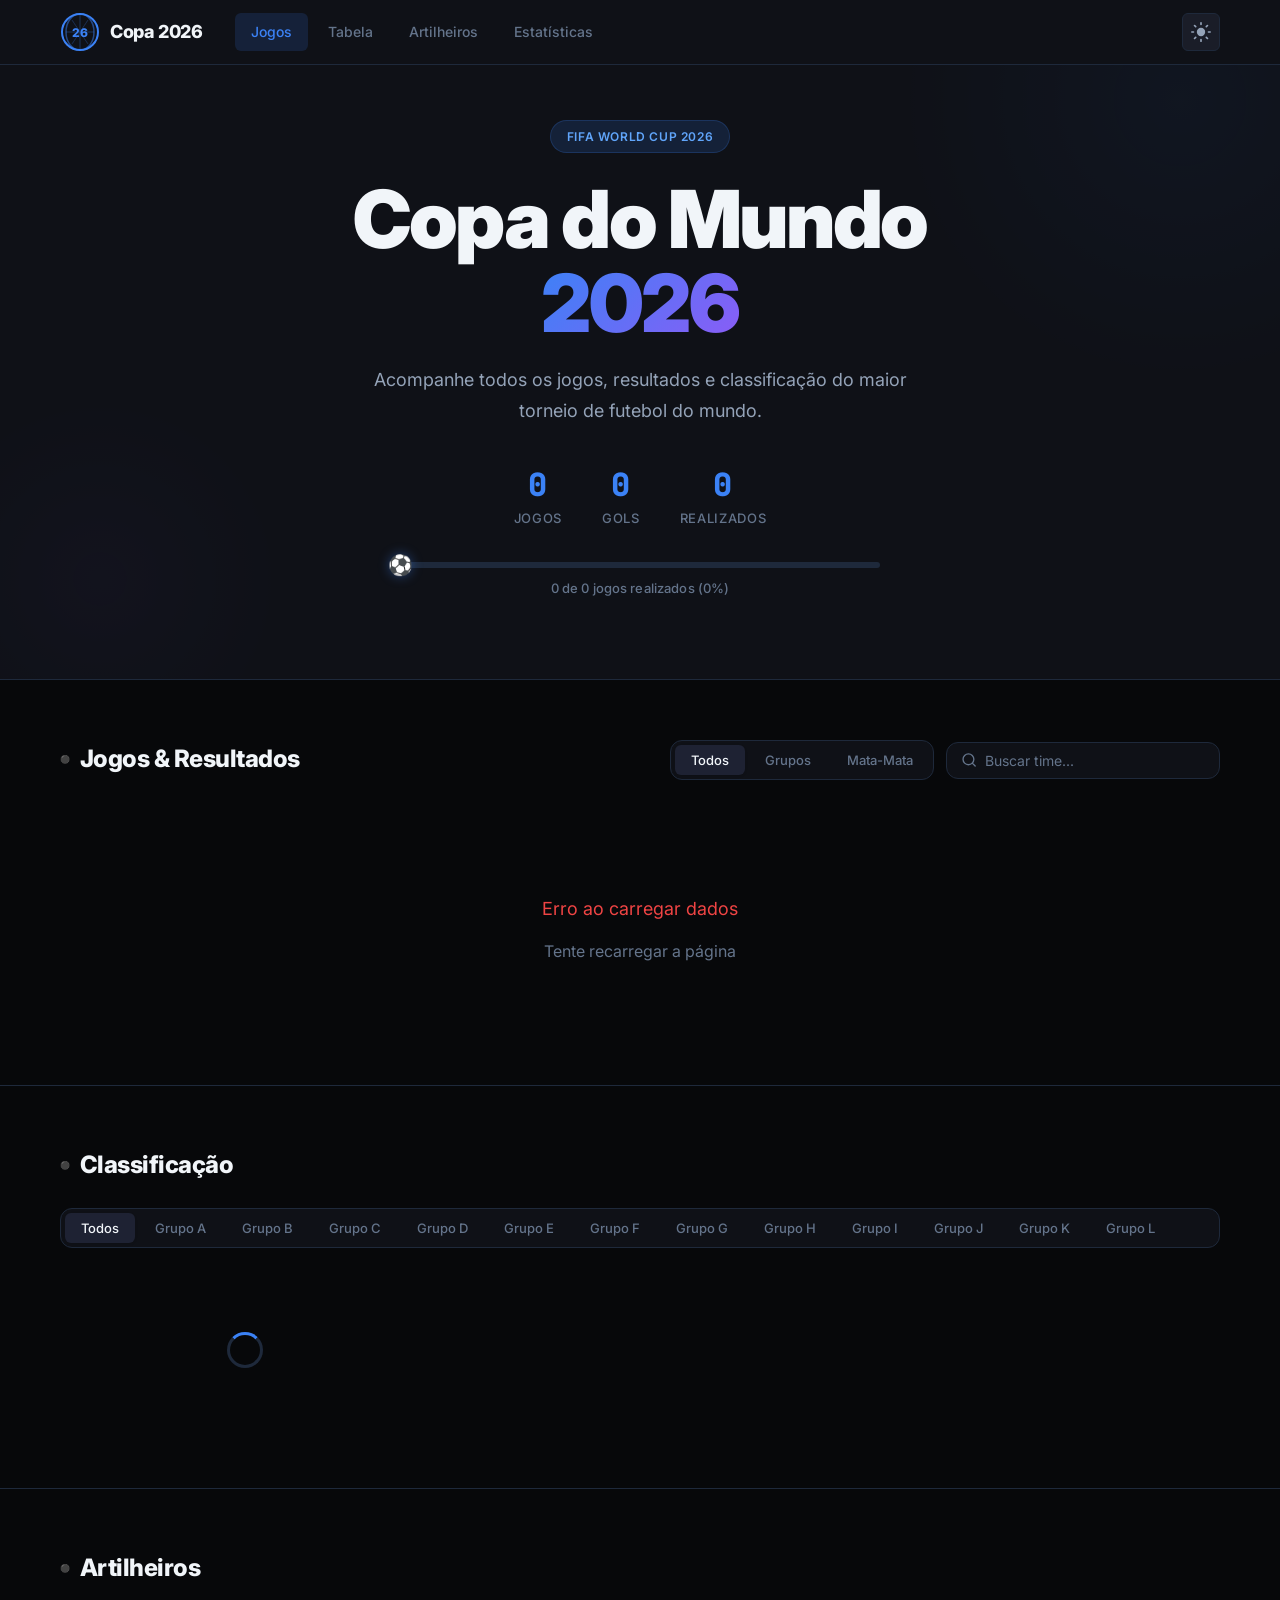
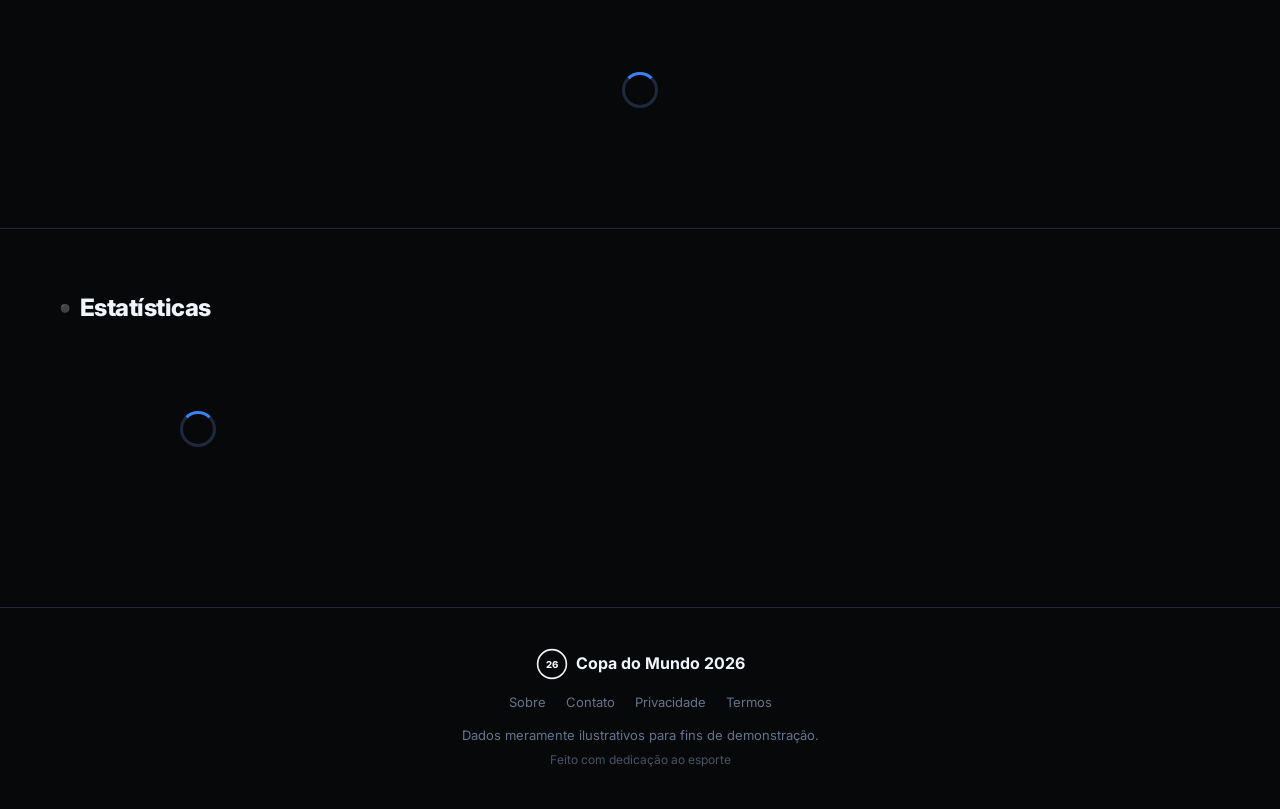
<file: index.html>
<!DOCTYPE html>
<html lang="pt-BR" data-theme="dark">
<head>
  <meta charset="UTF-8">
  <meta name="google-adsense-account" content="ca-pub-1538326960915004">
  <script async src="https://pagead2.googlesyndication.com/pagead/js/adsbygoogle.js?client=ca-pub-1538326960915004" crossorigin="anonymous"></script>
  <title>Copa do Mundo 2026 — Jogos, Resultados e Classificação</title>
  <meta name="description" content="Acompanhe todos os jogos, resultados e classificação da Copa do Mundo FIFA 2026. Jogos em tempo real, tabela de grupos e estatísticas.">
  <meta name="keywords" content="copa do mundo 2026, fifa, futebol, jogos, resultados, classificação, grupos, artilheiros">
  <meta name="robots" content="index, follow">
  <meta name="viewport" content="width=device-width, initial-scale=1.0">
  <meta name="theme-color" content="#3b82f6">
  <meta name="author" content="Copa 2026">
  <link rel="canonical" href="https://cleitoncotrin.github.io/copa-2026/index.html">

  <meta property="og:title" content="Copa do Mundo 2026 — Jogos, Resultados e Classificação">
  <meta property="og:description" content="Acompanhe todos os jogos, resultados e classificação da Copa do Mundo FIFA 2026.">
  <meta property="og:url" content="https://cleitoncotrin.github.io/copa-2026/index.html">
  <meta property="og:type" content="website">
  <meta property="og:site_name" content="Copa do Mundo 2026">
  <meta property="og:image" content="https://cleitoncotrin.github.io/copa-2026/favicon.svg">
  <meta property="og:locale" content="pt_BR">

  <meta name="twitter:card" content="summary_large_image">
  <meta name="twitter:title" content="Copa do Mundo 2026 — Jogos, Resultados e Classificação">
  <meta name="twitter:description" content="Acompanhe todos os jogos, resultados e classificação da Copa do Mundo FIFA 2026.">
  <meta name="twitter:image" content="https://cleitoncotrin.github.io/copa-2026/favicon.svg">

  <link rel="preconnect" href="https://fonts.googleapis.com">
  <link rel="preconnect" href="https://fonts.gstatic.com" crossorigin>
  <link rel="preconnect" href="https://raw.githubusercontent.com">
  <link rel="preconnect" href="https://pagead2.googlesyndication.com">
  <link rel="dns-prefetch" href="https://raw.githubusercontent.com">
  <link href="https://fonts.googleapis.com/css2?family=Inter:wght@400;500;600;700;800;900&family=JetBrains+Mono:wght@500;700&display=swap" rel="stylesheet">
  <link rel="stylesheet" href="style.css">
  <link rel="icon" type="image/svg+xml" href="favicon.svg">
  <link rel="apple-touch-icon" href="favicon.svg">
  <link rel="manifest" href="manifest.json">

  <script type="application/ld+json">{"@context":"https://schema.org","@type":"WebSite","name":"Copa do Mundo 2026","url":"https://cleitoncotrin.github.io/copa-2026/","description":"Acompanhe todos os jogos, resultados e classificação da Copa do Mundo FIFA 2026.","inLanguage":"pt-BR","potentialAction":{"@type":"SearchAction","target":"https://cleitoncotrin.github.io/copa-2026/?search={search_term_string}","query-input":"required name=search_term_string"}}</script>
  <script type="application/ld+json">{"@context":"https://schema.org","@type":"Organization","name":"Copa do Mundo 2026","url":"https://cleitoncotrin.github.io/copa-2026/"}</script>
</head>
<body>
  <header class="header" role="banner">
    <div class="header-bg" aria-hidden="true"></div>
    <nav class="nav container" aria-label="Navegação principal">
      <div class="nav-brand">
        <svg class="nav-logo" viewBox="0 0 40 40" width="40" height="40" aria-hidden="true">
          <circle cx="20" cy="20" r="18" fill="none" stroke="currentColor" stroke-width="2"/>
          <path d="M20 2C12 2 6 10 6 20s6 18 14 18 14-8 14-18S28 2 20 2z" fill="none" stroke="currentColor" stroke-width="1.5" opacity="0.5"/>
          <path d="M20 2v36M6 20h28M12 8c0 0 4 6 8 12M28 8c0 0-4 6-8 12M12 32c0 0 4-6 8-12M28 32c0 0-4-6-8-12" stroke="currentColor" stroke-width="1" opacity="0.3"/>
          <text x="20" y="25" text-anchor="middle" font-size="12" font-weight="800" fill="currentColor">26</text>
        </svg>
        <span class="nav-title">Copa 2026</span>
      </div>
      <div class="nav-links">
        <a href="#jogos" class="nav-link active">Jogos</a>
        <a href="#tabela" class="nav-link">Tabela</a>
        <a href="#artilheiros" class="nav-link">Artilheiros</a>
        <a href="#estatisticas" class="nav-link">Estatísticas</a>
      </div>
      <button class="theme-toggle" aria-label="Alternar tema claro/escuro">
        <svg class="sun-icon" viewBox="0 0 24 24" width="20" height="20" aria-hidden="true">
          <circle cx="12" cy="12" r="5" fill="currentColor"/>
          <path d="M12 1v2M12 21v2M4.22 4.22l1.42 1.42M18.36 18.36l1.42 1.42M1 12h2M21 12h2M4.22 19.78l1.42-1.42M18.36 5.64l1.42-1.42" stroke="currentColor" stroke-width="2" stroke-linecap="round"/>
        </svg>
        <svg class="moon-icon" viewBox="0 0 24 24" width="20" height="20" aria-hidden="true">
          <path d="M21 12.79A9 9 0 1111.21 3 7 7 0 0021 12.79z" fill="currentColor"/>
        </svg>
      </button>
      <button class="nav-mobile" aria-label="Abrir menu de navegação">
        <span></span><span></span><span></span>
      </button>
    </nav>
  </header>

  <main role="main">
    <section class="hero" aria-label="Destaque da Copa do Mundo 2026">
      <div class="hero-particles" aria-hidden="true"></div>
      <div class="container hero-content">
        <div class="hero-badge">FIFA World Cup 2026</div>
        <h1 class="hero-title">
          <span class="hero-title-line hero-title-line--top">Copa do Mundo</span>
          <span class="hero-title-line hero-title-line--bottom">
            <span class="gradient-text">2026</span>
          </span>
        </h1>
        <p class="hero-subtitle">Acompanhe todos os jogos, resultados e classificação do maior torneio de futebol do mundo.</p>
        <div class="hero-stats">
          <div class="hero-stat">
            <span class="hero-stat-value" id="totalMatches">0</span>
            <span class="hero-stat-label">Jogos</span>
          </div>
          <div class="hero-stat">
            <span class="hero-stat-value" id="totalGoals">0</span>
            <span class="hero-stat-label">Gols</span>
          </div>
          <div class="hero-stat">
            <span class="hero-stat-value" id="playedMatches">0</span>
            <span class="hero-stat-label">Realizados</span>
          </div>
        </div>
        <div class="hero-progress">
          <div class="hero-progress-track">
            <div class="hero-progress-fill" id="progressFill" role="progressbar" aria-valuenow="0" aria-valuemin="0" aria-valuemax="100"></div>
            <div class="hero-progress-thumb" id="progressThumb">⚽</div>
          </div>
          <span class="hero-progress-label" id="progressLabel">Carregando...</span>
        </div>
      </div>
    </section>

    <div class="container ad-container" id="ad-banner-top" role="complementary" aria-label="Anúncio"></div>

    <section id="todaySection" class="today-section" aria-label="Jogos de hoje" style="display:none;">
      <div class="container">
        <h2 class="section-title">
          <span class="section-title-icon" aria-hidden="true">&#9899;</span>
          Jogos de Hoje
        </h2>
        <div id="todayMatches" class="today-list"></div>
      </div>
    </section>

    <section id="jogos" class="matches-section" aria-label="Jogos e resultados">
      <div class="container">
        <div class="matches-header">
          <h2 class="section-title">
            <span class="section-title-icon" aria-hidden="true">&#9899;</span>
            Jogos & Resultados
          </h2>
          <div class="matches-controls">
            <div class="filter-group" role="group" aria-label="Filtrar por fase">
              <button class="filter-btn active" data-filter="all">Todos</button>
              <button class="filter-btn" data-filter="grupo">Grupos</button>
              <button class="filter-btn" data-filter="mata-mata">Mata-Mata</button>
            </div>
            <div class="search-box">
              <svg viewBox="0 0 24 24" width="18" height="18" aria-hidden="true">
                <circle cx="11" cy="11" r="8" fill="none" stroke="currentColor" stroke-width="2"/>
                <path d="M21 21l-4.35-4.35" stroke="currentColor" stroke-width="2" stroke-linecap="round"/>
              </svg>
              <input type="text" id="searchInput" placeholder="Buscar time..." aria-label="Buscar time">
            </div>
          </div>
        </div>

        <div id="matchesContainer" class="matches-list">
          <div class="loading-state">
            <div class="loader" aria-hidden="true"></div>
            <p>Carregando jogos...</p>
          </div>
        </div>
      </div>
    </section>

    <div class="container ad-container ad-container--between" id="ad-banner-mid" role="complementary" aria-label="Anúncio"></div>

    <section id="tabela" class="standings-section" aria-label="Classificação dos grupos">
      <div class="container">
        <h2 class="section-title">
          <span class="section-title-icon" aria-hidden="true">&#9899;</span>
          Classificação
        </h2>
        <div class="standings-controls">
          <div class="filter-group" id="groupFilter" role="group" aria-label="Selecionar grupo">
            <button class="filter-btn active" data-group="all">Todos</button>
          </div>
        </div>
        <div id="standingsContainer" class="standings-grid">
          <div class="loading-state">
            <div class="loader" aria-hidden="true"></div>
          </div>
        </div>
      </div>
    </section>

    <section id="artilheiros" class="scorers-section" aria-label="Artilheiros">
      <div class="container">
        <h2 class="section-title">
          <span class="section-title-icon" aria-hidden="true">&#9899;</span>
          Artilheiros
        </h2>
        <div id="scorersContainer" class="scorers-grid">
          <div class="loading-state">
            <div class="loader" aria-hidden="true"></div>
          </div>
        </div>
      </div>
    </section>

    <section id="estatisticas" class="stats-section" aria-label="Estatísticas da competição">
      <div class="container">
        <h2 class="section-title">
          <span class="section-title-icon" aria-hidden="true">&#9899;</span>
          Estatísticas
        </h2>
        <div class="stats-grid" id="statsGrid">
          <div class="loading-state">
            <div class="loader" aria-hidden="true"></div>
          </div>
        </div>
      </div>
    </section>
  </main>

  <div class="container ad-container ad-container--between" id="ad-banner-bottom" role="complementary" aria-label="Anúncio"></div>

  <footer class="footer" role="contentinfo">
    <div class="container footer-content">
      <div class="footer-brand">
        <svg viewBox="0 0 40 40" width="32" height="32" aria-hidden="true">
          <circle cx="20" cy="20" r="18" fill="none" stroke="currentColor" stroke-width="2"/>
          <text x="20" y="25" text-anchor="middle" font-size="12" font-weight="800" fill="currentColor">26</text>
        </svg>
        <span>Copa do Mundo 2026</span>
      </div>
      <div class="footer-links">
        <a href="sobre.html">Sobre</a>
        <a href="contato.html">Contato</a>
        <a href="privacidade.html">Privacidade</a>
        <a href="termos.html">Termos</a>
      </div>
      <p class="footer-text">Dados meramente ilustrativos para fins de demonstração.</p>
      <p class="footer-credit">Feito com dedicação ao esporte</p>
    </div>
  </footer>

  <script defer src="ads.js"></script>
  <script defer src="script.js"></script>
</body>
</html>
</file>
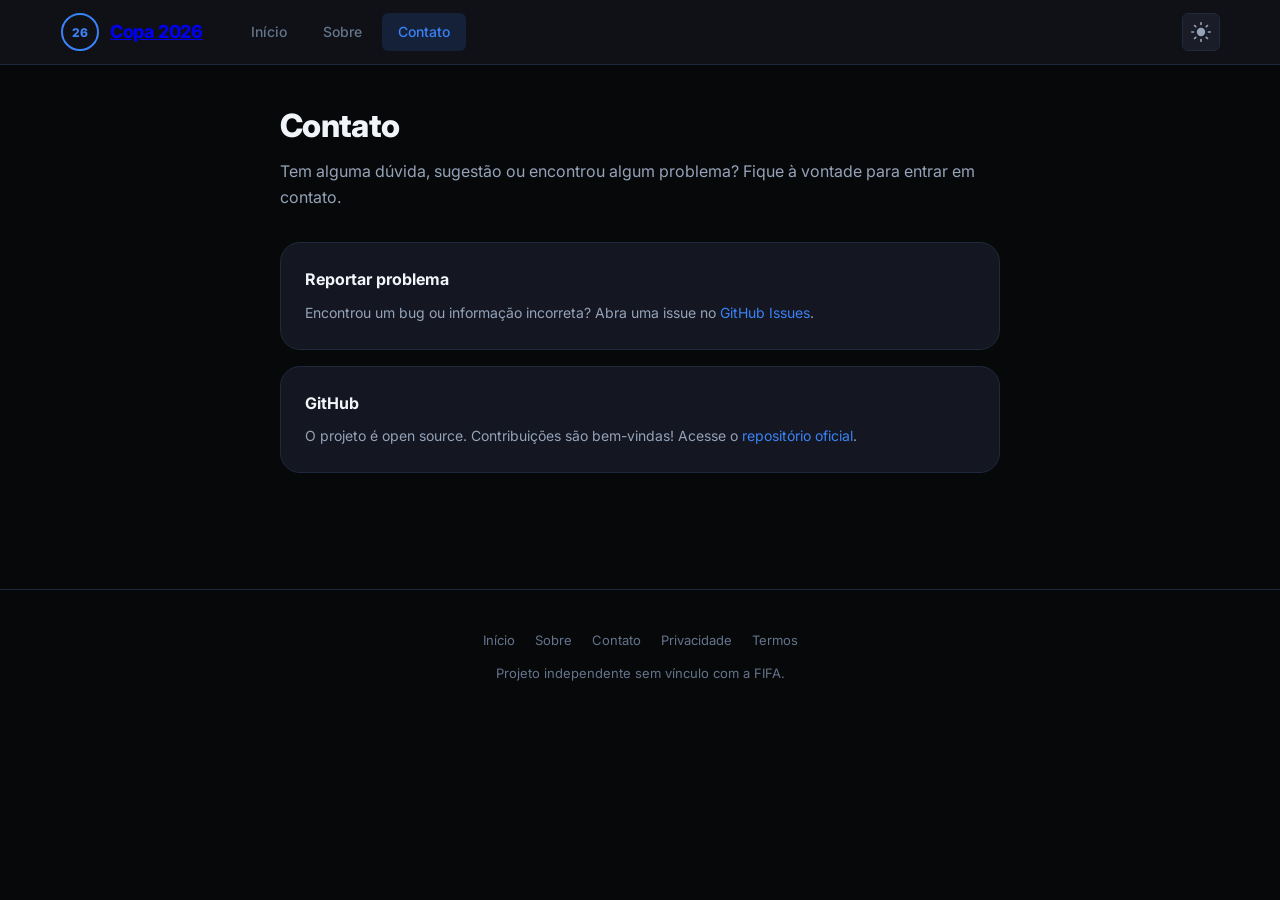
<file: contato.html>
<!DOCTYPE html>
<html lang="pt-BR" data-theme="dark">
<head>
  <meta charset="UTF-8">
  <meta name="google-adsense-account" content="ca-pub-1538326960915004">
  <script async src="https://pagead2.googlesyndication.com/pagead/js/adsbygoogle.js?client=ca-pub-1538326960915004" crossorigin="anonymous"></script>
  <meta name="viewport" content="width=device-width, initial-scale=1.0">
  <title>Contato — Copa do Mundo 2026</title>
  <meta name="description" content="Entre em contato com a equipe do Copa do Mundo 2026. Envie suas sugestões, dúvidas ou reporte problemas.">
  <meta name="robots" content="index, follow">
  <link rel="canonical" href="https://cleitoncotrin.github.io/copa-2026/contato.html">
  <meta property="og:title" content="Contato — Copa do Mundo 2026">
  <meta property="og:description" content="Entre em contato com a equipe do Copa do Mundo 2026.">
  <meta property="og:url" content="https://cleitoncotrin.github.io/copa-2026/contato.html">
  <meta property="og:type" content="website">
  <meta property="og:site_name" content="Copa do Mundo 2026">
  <meta property="og:image" content="https://cleitoncotrin.github.io/copa-2026/favicon.svg">
  <meta name="twitter:card" content="summary">
  <meta name="twitter:title" content="Contato — Copa do Mundo 2026">
  <meta name="twitter:description" content="Entre em contato com a equipe do projeto Copa do Mundo 2026.">
  <link rel="preconnect" href="https://fonts.googleapis.com">
  <link rel="preconnect" href="https://fonts.gstatic.com" crossorigin>
  <link href="https://fonts.googleapis.com/css2?family=Inter:wght@400;500;600;700;800;900&display=swap" rel="stylesheet">
  <link rel="stylesheet" href="style.css">
  <link rel="icon" type="image/svg+xml" href="favicon.svg">
  <link rel="apple-touch-icon" href="favicon.svg">
  <link rel="manifest" href="manifest.json">
  <script type="application/ld+json">{"@context":"https://schema.org","@type":"WebPage","name":"Contato — Copa do Mundo 2026","description":"Entre em contato com a equipe do Copa do Mundo 2026.","url":"https://cleitoncotrin.github.io/copa-2026/contato.html","isPartOf":{"@type":"WebSite","name":"Copa do Mundo 2026","url":"https://cleitoncotrin.github.io/copa-2026/"}}</script>
  <style>
    .page-content { padding:100px 0 60px; max-width:720px; margin:0 auto; }
    .page-content h1 { font-size:2rem; font-weight:800; letter-spacing:-0.02em; margin-bottom:8px; }
    .page-content .subtitle { color:var(--text-secondary); margin-bottom:32px; }
    .contact-card { background:var(--bg-card); border:1px solid var(--border-color); border-radius:var(--radius-lg); padding:24px; margin-bottom:16px; }
    .contact-card h2 { font-size:1rem; font-weight:700; margin-bottom:8px; }
    .contact-card p { color:var(--text-secondary); font-size:0.875rem; line-height:1.7; }
    .contact-card a { color:var(--accent-primary); text-decoration:none; }
    .contact-card a:hover { text-decoration:underline; }
  </style>
</head>
<body>
  <header class="header" role="banner">
    <nav class="nav container" aria-label="Navegação principal">
      <a href="/" class="nav-brand" aria-label="Ir para o início">
        <svg class="nav-logo" viewBox="0 0 40 40" width="40" height="40" aria-hidden="true">
          <circle cx="20" cy="20" r="18" fill="none" stroke="currentColor" stroke-width="2"/>
          <text x="20" y="25" text-anchor="middle" font-size="12" font-weight="800" fill="currentColor">26</text>
        </svg>
        <span class="nav-title">Copa 2026</span>
      </a>
      <div class="nav-links">
        <a href="/" class="nav-link">Início</a>
        <a href="sobre.html" class="nav-link">Sobre</a>
        <a href="contato.html" class="nav-link active">Contato</a>
      </div>
      <button class="theme-toggle" aria-label="Alternar tema claro/escuro">
        <svg class="sun-icon" viewBox="0 0 24 24" width="20" height="20" aria-hidden="true">
          <circle cx="12" cy="12" r="5" fill="currentColor"/>
          <path d="M12 1v2M12 21v2M4.22 4.22l1.42 1.42M18.36 18.36l1.42 1.42M1 12h2M21 12h2M4.22 19.78l1.42-1.42M18.36 5.64l1.42-1.42" stroke="currentColor" stroke-width="2" stroke-linecap="round"/>
        </svg>
        <svg class="moon-icon" viewBox="0 0 24 24" width="20" height="20" aria-hidden="true">
          <path d="M21 12.79A9 9 0 1111.21 3 7 7 0 0021 12.79z" fill="currentColor"/>
        </svg>
      </button>
    </nav>
  </header>

  <main role="main" class="page-content container">
    <h1>Contato</h1>
    <p class="subtitle">Tem alguma dúvida, sugestão ou encontrou algum problema? Fique à vontade para entrar em contato.</p>

    <div class="contact-card">
      <h2>Reportar problema</h2>
      <p>Encontrou um bug ou informação incorreta? Abra uma issue no <a href="https://github.com/cleitoncotrin/copa-2026/issues" target="_blank" rel="noopener noreferrer">GitHub Issues</a>.</p>
    </div>

    <div class="contact-card">
      <h2>GitHub</h2>
      <p>O projeto é open source. Contribuições são bem-vindas! Acesse o <a href="https://github.com/cleitoncotrin/copa-2026" target="_blank" rel="noopener noreferrer">repositório oficial</a>.</p>
    </div>
  </main>

  <footer class="footer" role="contentinfo">
    <div class="container footer-content">
      <div class="footer-links">
        <a href="/">Início</a>
        <a href="sobre.html">Sobre</a>
        <a href="contato.html">Contato</a>
        <a href="privacidade.html">Privacidade</a>
        <a href="termos.html">Termos</a>
      </div>
      <p class="footer-text">Projeto independente sem vínculo com a FIFA.</p>
    </div>
  </footer>

  <script defer>
    (function(){var t=localStorage.getItem('theme');if(t)document.documentElement.setAttribute('data-theme',t);
    document.querySelector('.theme-toggle').addEventListener('click',function(){var h=document.documentElement,n=h.getAttribute('data-theme')==='dark'?'light':'dark';h.setAttribute('data-theme',n);localStorage.setItem('theme',n);});})();
  </script>
</body>
</html>
</file>
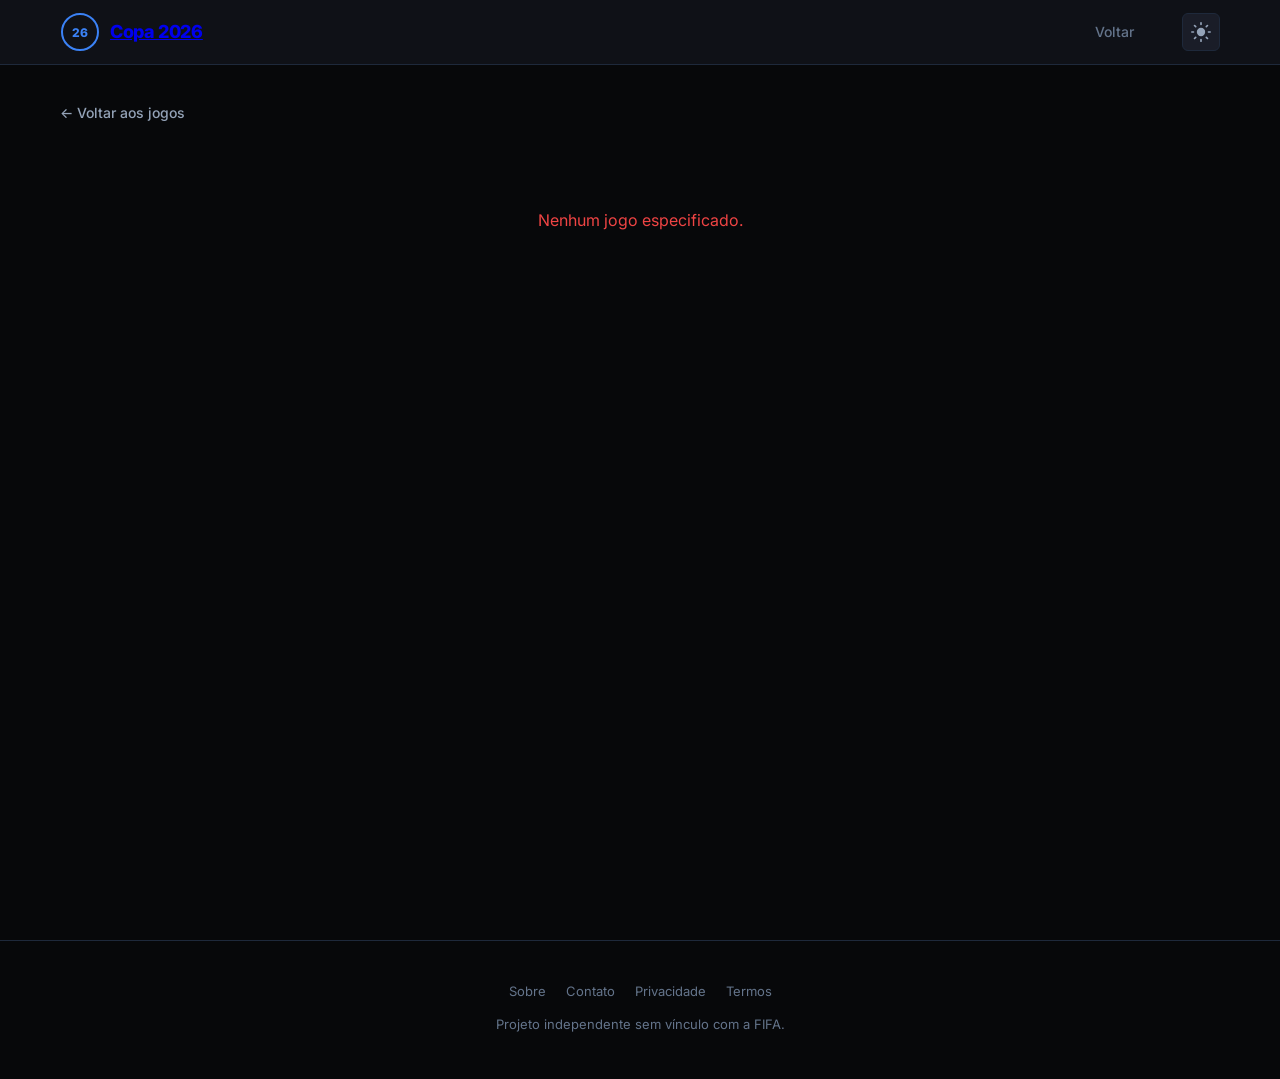
<file: jogo.html>
<!DOCTYPE html>
<html lang="pt-BR" data-theme="dark">
<head>
  <meta charset="UTF-8">
  <meta name="google-adsense-account" content="ca-pub-1538326960915004">
  <script async src="https://pagead2.googlesyndication.com/pagead/js/adsbygoogle.js?client=ca-pub-1538326960915004" crossorigin="anonymous"></script>
  <title>Jogo — Copa do Mundo 2026</title>
  <meta name="description" content="Detalhes da partida da Copa do Mundo 2026. Acompanhe placar, gols, estatísticas e classificação.">
  <meta name="keywords" content="copa do mundo 2026, jogo, futebol, resultado, placar">
  <meta name="robots" content="index, follow">
  <meta name="viewport" content="width=device-width, initial-scale=1.0">
  <meta name="theme-color" content="#3b82f6">
  <meta name="author" content="Copa 2026">
  <link rel="canonical" href="https://cleitoncotrin.github.io/copa-2026/jogo.html">

  <meta property="og:title" content="Jogo — Copa do Mundo 2026">
  <meta property="og:description" content="Detalhes da partida da Copa do Mundo 2026.">
  <meta property="og:url" content="https://cleitoncotrin.github.io/copa-2026/jogo.html">
  <meta property="og:type" content="website">
  <meta property="og:site_name" content="Copa do Mundo 2026">
  <meta property="og:image" content="https://cleitoncotrin.github.io/copa-2026/favicon.svg">
  <meta property="og:locale" content="pt_BR">

  <meta name="twitter:card" content="summary_large_image">
  <meta name="twitter:title" content="Jogo — Copa do Mundo 2026">
  <meta name="twitter:description" content="Detalhes da partida da Copa do Mundo 2026.">
  <meta name="twitter:image" content="https://cleitoncotrin.github.io/copa-2026/favicon.svg">

  <link rel="preconnect" href="https://fonts.googleapis.com">
  <link rel="preconnect" href="https://fonts.gstatic.com" crossorigin>
  <link rel="preconnect" href="https://raw.githubusercontent.com">
  <link rel="preconnect" href="https://pagead2.googlesyndication.com">
  <link rel="dns-prefetch" href="https://raw.githubusercontent.com">
  <link href="https://fonts.googleapis.com/css2?family=Inter:wght@400;500;600;700;800;900&family=JetBrains+Mono:wght@500;700&display=swap" rel="stylesheet">

  <link rel="stylesheet" href="style.css">
  <link rel="icon" type="image/svg+xml" href="favicon.svg">
  <link rel="apple-touch-icon" href="favicon.svg">
  <link rel="manifest" href="manifest.json">

  <script type="application/ld+json" id="ld-website">{"@context":"https://schema.org","@type":"WebSite","name":"Copa do Mundo 2026","url":"https://cleitoncotrin.github.io/copa-2026/"}</script>
  <script type="application/ld+json" id="ld-event"></script>
  <script type="application/ld+json" id="ld-breadcrumb"></script>

  <style>
    .page-detail { padding:100px 0 40px; min-height:100vh; }

    .back-link {
      display:inline-flex; align-items:center; gap:6px; color:var(--text-secondary);
      text-decoration:none; font-size:0.875rem; font-weight:500; margin-bottom:24px;
      transition:color var(--transition-fast);
    }
    .back-link:hover { color:var(--accent-primary); }

    .detail-hero { text-align:center; margin-bottom:32px; padding:32px; background:var(--bg-card); border:1px solid var(--border-color); border-radius:var(--radius-lg); }
    .detail-phase { font-size:0.75rem; font-weight:600; text-transform:uppercase; letter-spacing:0.08em; color:var(--accent-primary); background:var(--accent-glow); padding:4px 14px; border-radius:100px; display:inline-block; margin-bottom:20px; }
    .detail-teams { display:flex; align-items:center; justify-content:center; gap:24px; margin-bottom:16px; flex-wrap:wrap; }
    .detail-team { display:flex; flex-direction:column; align-items:center; gap:6px; min-width:140px; }
    .detail-team-flag { font-size:3rem; line-height:1; }
    .detail-team-name { font-size:1.25rem; font-weight:700; color:var(--text-primary); }
    .detail-vs { font-size:1.5rem; font-weight:800; color:var(--text-tertiary); font-family:var(--font-mono); }
    .detail-score { font-family:var(--font-mono); font-size:3rem; font-weight:800; background:var(--accent-gradient); -webkit-background-clip:text; background-clip:text; color:transparent; margin-bottom:4px; }
    .detail-score--tbd { font-size:2rem; background:none; color:var(--text-tertiary); -webkit-background-clip:unset; background-clip:unset; }
    .detail-score-ht { font-size:0.8125rem; color:var(--text-tertiary); font-family:var(--font-mono); margin-bottom:12px; }
    .detail-meta { display:flex; justify-content:center; gap:20px; flex-wrap:wrap; color:var(--text-secondary); font-size:0.8125rem; }
    .detail-meta-item { display:flex; align-items:center; gap:5px; }
    .section-block { margin-top:20px; background:var(--bg-card); border:1px solid var(--border-color); border-radius:var(--radius-lg); overflow:hidden; }
    .section-header { display:flex; align-items:center; gap:10px; padding:16px 20px; background:var(--bg-secondary); border-bottom:1px solid var(--border-color); font-weight:700; font-size:0.9375rem; }
    .section-header-icon { font-size:1.1rem; }
    .section-body { padding:20px; }
    .empty-state { text-align:center; padding:32px 20px; color:var(--text-tertiary); }
    .empty-state-icon { font-size:2rem; margin-bottom:8px; display:block; }
    .empty-state-title { font-weight:600; margin-bottom:4px; color:var(--text-secondary); font-size:0.9375rem; }
    .empty-state-desc { font-size:0.8125rem; }
    .goals-list { list-style:none; }
    .goals-list li { display:flex; align-items:center; gap:10px; padding:10px 0; border-bottom:1px solid var(--border-light); font-size:0.875rem; }
    .goals-list li:last-child { border-bottom:none; }
    .goal-icon { flex-shrink:0; }
    .goal-min { font-family:var(--font-mono); font-size:0.75rem; color:var(--text-tertiary); background:var(--bg-tertiary); padding:2px 8px; border-radius:100px; flex-shrink:0; }
    .goal-player { font-weight:600; color:var(--text-primary); flex:1; }
    .goal-detail { font-size:0.75rem; color:var(--text-tertiary); }
    .goal-team { font-size:0.75rem; color:var(--text-secondary); flex-shrink:0; }
    .stats-grid-detail { display:grid; grid-template-columns:1fr auto 1fr; gap:12px 16px; align-items:center; }
    .stats-label-d { font-size:0.75rem; color:var(--text-tertiary); text-transform:uppercase; letter-spacing:0.05em; grid-column:1/-1; text-align:center; padding-top:8px; border-top:1px solid var(--border-light); }
    .stats-label-d:first-child { border-top:none; padding-top:0; }
    .stat-value { font-family:var(--font-mono); font-weight:700; font-size:1.125rem; color:var(--text-primary); }
    .stat-value--home { text-align:right; }
    .stat-value--away { text-align:left; }
    .stat-bar-wrap { position:relative; height:6px; background:var(--bg-tertiary); border-radius:3px; overflow:hidden; grid-column:2; width:80px; }
    .stat-bar { height:100%; background:var(--accent-gradient); border-radius:3px; transition:width 0.6s ease; }
    .cards-list { list-style:none; }
    .cards-list li { display:flex; align-items:center; gap:8px; padding:8px 0; border-bottom:1px solid var(--border-light); font-size:0.8125rem; }
    .cards-list li:last-child { border-bottom:none; }
    .card-yellow { color:var(--yellow); }
    .card-red { color:var(--red); }
    .subs-list { list-style:none; }
    .subs-list li { display:flex; align-items:center; gap:8px; padding:8px 0; border-bottom:1px solid var(--border-light); font-size:0.8125rem; }
    .subs-list li:last-child { border-bottom:none; }
    .sub-icon { color:var(--accent-primary); flex-shrink:0; }
    .sub-out { color:var(--red); }
    .sub-in { color:var(--green); }
    .lineup-grid { display:grid; grid-template-columns:1fr 1fr; gap:16px; }
    .lineup-col-header { font-size:0.75rem; font-weight:600; text-transform:uppercase; letter-spacing:0.05em; color:var(--text-tertiary); margin-bottom:8px; text-align:center; }
    .lineup-player { display:flex; align-items:center; gap:8px; padding:6px 0; font-size:0.8125rem; border-bottom:1px solid var(--border-light); }
    .lineup-num { font-family:var(--font-mono); font-size:0.75rem; font-weight:700; color:var(--text-tertiary); width:20px; text-align:center; flex-shrink:0; }
    .lineup-name { flex:1; color:var(--text-primary); }
    .lineup-pos { font-size:0.6875rem; color:var(--text-tertiary); flex-shrink:0; }
    .next-matches-list { display:flex; flex-direction:column; gap:8px; }
    .next-match-item { display:flex; align-items:center; gap:12px; padding:10px 14px; background:var(--bg-secondary); border-radius:var(--radius-sm); font-size:0.8125rem; text-decoration:none; color:var(--text-primary); transition:background var(--transition-fast); }
    .next-match-item:hover { background:var(--bg-tertiary); }
    .next-match-date { font-size:0.6875rem; color:var(--text-tertiary); font-family:var(--font-mono); flex-shrink:0; min-width:50px; }
    .next-match-teams { flex:1; display:flex; gap:4px; align-items:center; }
    .next-match-vs { color:var(--text-tertiary); margin:0 4px; }
    .standing-mini { width:100%; border-collapse:collapse; font-size:0.8125rem; }
    .standing-mini th { padding:8px 10px; text-align:left; font-weight:600; color:var(--text-tertiary); font-size:0.625rem; text-transform:uppercase; letter-spacing:0.06em; border-bottom:1px solid var(--border-color); background:var(--bg-tertiary); }
    .standing-mini td { padding:8px 10px; border-bottom:1px solid var(--border-light); }
    .standing-mini th:not(:first-child), .standing-mini td:not(:first-child) { text-align:center; }
    .standing-mini tr:last-child td { border-bottom:none; }
    .standing-mini .team-c { display:flex; align-items:center; gap:8px; font-weight:600; }
    .standing-mini .flag-s { font-size:1rem; }
    .stream-section .section-body { padding:0; }
    .stream-embed { position:relative; width:100%; aspect-ratio:16/9; background:#000; }
    .stream-embed iframe { position:absolute; top:0; left:0; width:100%; height:100%; border:none; }
    .stream-fallback { padding:16px 20px; text-align:center; border-top:1px solid var(--border-color); }
    .stream-link { display:inline-flex; align-items:center; gap:6px; padding:10px 20px; background:var(--accent-primary); color:#fff; text-decoration:none; border-radius:var(--radius-sm); font-weight:600; font-size:0.875rem; }
    .stream-link:hover { opacity:0.9; }
    .stream-dot { display:inline-block; width:8px; height:8px; border-radius:50%; background:var(--red); animation:pulse-dot 1.5s ease-in-out infinite; margin-right:6px; }

    @media (max-width:768px) {
      .page-detail { padding:80px 0 24px; }
      .detail-team { min-width:100px; }
      .detail-team-flag { font-size:2.25rem; }
      .detail-team-name { font-size:1rem; }
      .detail-score { font-size:2.25rem; }
      .detail-teams { gap:12px; }
      .detail-hero { padding:20px; }
      .stats-grid-detail { gap:8px; }
      .stat-bar-wrap { width:60px; }
      .lineup-grid { grid-template-columns:1fr; }
    }
  </style>
</head>
<body>
  <header class="header" role="banner">
    <nav class="nav container" aria-label="Navegação principal">
      <a href="/" class="nav-brand" aria-label="Ir para o início">
        <svg class="nav-logo" viewBox="0 0 40 40" width="40" height="40" aria-hidden="true">
          <circle cx="20" cy="20" r="18" fill="none" stroke="currentColor" stroke-width="2"/>
          <text x="20" y="25" text-anchor="middle" font-size="12" font-weight="800" fill="currentColor">26</text>
        </svg>
        <span class="nav-title">Copa 2026</span>
      </a>
      <a href="/" class="nav-link" style="margin-left:auto;">Voltar</a>
      <button class="theme-toggle" aria-label="Alternar tema claro/escuro" id="themeBtn">
        <svg class="sun-icon" viewBox="0 0 24 24" width="20" height="20" aria-hidden="true">
          <circle cx="12" cy="12" r="5" fill="currentColor"/>
          <path d="M12 1v2M12 21v2M4.22 4.22l1.42 1.42M18.36 18.36l1.42 1.42M1 12h2M21 12h2M4.22 19.78l1.42-1.42M18.36 5.64l1.42-1.42" stroke="currentColor" stroke-width="2" stroke-linecap="round"/>
        </svg>
        <svg class="moon-icon" viewBox="0 0 24 24" width="20" height="20" aria-hidden="true">
          <path d="M21 12.79A9 9 0 1111.21 3 7 7 0 0021 12.79z" fill="currentColor"/>
        </svg>
      </button>
    </nav>
  </header>

  <main class="page-detail" id="app" role="main">
    <div class="container">
      <a href="/" class="back-link" aria-label="Voltar para lista de jogos">&larr; Voltar aos jogos</a>
      <div id="content"><div class="loading-state"><div class="loader" aria-hidden="true"></div><p>Carregando...</p></div></div>
    </div>
  </main>

  <footer class="footer" role="contentinfo">
    <div class="container footer-content">
      <div class="footer-links">
        <a href="sobre.html">Sobre</a>
        <a href="contato.html">Contato</a>
        <a href="privacidade.html">Privacidade</a>
        <a href="termos.html">Termos</a>
      </div>
      <p class="footer-text">Projeto independente sem vínculo com a FIFA.</p>
    </div>
  </footer>

  <script defer src="ads.js"></script>
  <script>
    const DATA_URL = 'https://raw.githubusercontent.com/openfootball/worldcup.json/master/2026/worldcup.json';
    const CAZE_URL = 'https://www.youtube.com/@CazeTV';
    const COPA_FINAL = new Date('2026-07-20');

    function toBRT(timeStr, dateStr) {
      if (!timeStr || !dateStr) return null;
      const mt = timeStr.match(/(\d{2}):(\d{2})/);
      const tz = timeStr.match(/UTC([+-]\d+)/);
      if (!mt || !tz) return null;
      const h = parseInt(mt[1]), m = parseInt(mt[2]);
      const offset = parseInt(tz[1]);
      const d = new Date(dateStr + 'T00:00:00Z');
      d.setUTCHours(h - offset, m, 0, 0);
      return d;
    }

    const FLAGS = {
      'Mexico':'🇲🇽','South Africa':'🇿🇦','South Korea':'🇰🇷','Czech Republic':'🇨🇿',
      'Canada':'🇨🇦','Qatar':'🇶🇦','Switzerland':'🇨🇭','Bosnia & Herzegovina':'🇧🇦',
      'Brazil':'🇧🇷','Morocco':'🇲🇦','Haiti':'🇭🇹','Scotland':'🏴󠁧󠁢󠁳󠁣󠁴󠁿',
      'USA':'🇺🇸','Paraguay':'🇵🇾','Australia':'🇦🇺','Turkey':'🇹🇷',
      'Germany':'🇩🇪','Ivory Coast':'🇨🇮','Curaçao':'🇨🇼','Ecuador':'🇪🇨',
      'Netherlands':'🇳🇱','Japan':'🇯🇵','Sweden':'🇸🇪','Tunisia':'🇹🇳',
      'Belgium':'🇧🇪','Egypt':'🇪🇬','Iran':'🇮🇷','New Zealand':'🇳🇿',
      'Spain':'🇪🇸','Saudi Arabia':'🇸🇦','Uruguay':'🇺🇾','Cape Verde':'🇨🇻',
      'France':'🇫🇷','Senegal':'🇸🇳','Iraq':'🇮🇶','Norway':'🇳🇴',
      'Argentina':'🇦🇷','Algeria':'🇩🇿','Austria':'🇦🇹','Jordan':'🇯🇴',
      'Portugal':'🇵🇹','DR Congo':'🇨🇩','Uzbekistan':'🇺🇿','Colombia':'🇨🇴',
      'England':'🏴󠁧󠁢󠁥󠁮󠁧󠁿','Croatia':'🇭🇷','Ghana':'🇬🇭','Panama':'🇵🇦',
    };

    const PHASE_MAP = {
      'Round of 32':'32 Avos','Round of 16':'Oitavas','Quarter-final':'Quartas',
      'Semi-final':'Semifinal','Match for third place':'3º Lugar','Final':'Final',
    };

    const WEEKDAYS = ['Dom','Seg','Ter','Qua','Qui','Sex','Sáb'];
    const MONTHS = ['Jan','Fev','Mar','Abr','Mai','Jun','Jul','Ago','Set','Out','Nov','Dez'];

    function flag(t) { return FLAGS[t] || '🏳️'; }

    function phase(m) {
      return m.group ? m.group.replace('Group','Grupo').trim() : (PHASE_MAP[m.round] || m.round);
    }

    function parseTime(t, d) {
      if (!t) return '';
      const brt = toBRT(t, d);
      if (brt) {
        const brtLocal = new Date(brt.getTime() - 3 * 3600000);
        return `${String(brtLocal.getUTCHours()).padStart(2,'0')}:${String(brtLocal.getUTCMinutes()).padStart(2,'0')} BRT`;
      }
      const mt = t.match(/(\d{2}:\d{2})/);
      return mt ? mt[1] : '';
    }

    function parseScore(m) {
      if (m.score && m.score.ft) {
        const [h,a] = m.score.ft;
        if (typeof h === 'number' && typeof a === 'number') return { home: h, away: a, ht: m.score.ht || null };
      }
      return null;
    }

    function fmtDate(dateStr, timeStr) {
      if (!dateStr) return '';
      const brt = toBRT(timeStr, dateStr);
      if (brt) {
        const brtLocal = new Date(brt.getTime() - 3 * 3600000);
        const day = String(brtLocal.getUTCDate()).padStart(2,'0');
        const month = brtLocal.getUTCMonth();
        const year = brtLocal.getUTCFullYear();
        const week = brtLocal.getUTCDay();
        return `${day} de ${MONTHS[month]} de ${year}, ${WEEKDAYS[week]}`;
      }
      const dt = new Date(dateStr + 'T12:00:00');
      return `${String(dt.getDate()).padStart(2,'0')} de ${MONTHS[dt.getMonth()]} de ${dt.getFullYear()}, ${WEEKDAYS[dt.getDay()]}`;
    }

    function resolveName(p, matches) {
      if (!p || p.length<2) return p;
      if (p.startsWith('W')) {
        const n = parseInt(p.slice(1));
        const m = matches.find(x=>x.num===n);
        if (m) { const s=parseScore(m); if(s) return s.home>s.away?m.team1:s.away>s.home?m.team2:p; }
        return `Vencedor #${n}`;
      }
      if (p.startsWith('L')) {
        const n = parseInt(p.slice(1));
        const m = matches.find(x=>x.num===n);
        if (m) { const s=parseScore(m); if(s) return s.home<s.away?m.team1:s.away<s.home?m.team2:p; }
        return `Perdedor #${n}`;
      }
      if (/^\d+[A-Z]$/.test(p)) return `Classificado ${p}`;
      return p;
    }

    function getSlug(m,i) {
      const a=m.team1.replace(/[^a-zA-Z0-9]/g,''), b=m.team2.replace(/[^a-zA-Z0-9]/g,'');
      return m.num ? `m${m.num}` : `${m.date}-${a}-${b}-${i}`;
    }

    function computeGroup(gid, matches) {
      const gms = matches.filter(m=>m.group===`Group ${gid}`&&parseScore(m));
      const teams={};
      gms.forEach(m=>{[m.team1,m.team2].forEach(t=>{if(!teams[t])teams[t]={name:t,pts:0,w:0,d:0,l:0,gf:0,ga:0,gd:0}})});
      gms.forEach(m=>{
        const s=parseScore(m); if(!s)return;
        const h=teams[m.team1],a=teams[m.team2]; if(!h||!a)return;
        h.gf+=s.home;h.ga+=s.away;a.gf+=s.away;a.ga+=s.home;
        if(s.home>s.away){h.pts+=3;h.w++;a.l++}
        else if(s.home<s.away){a.pts+=3;a.w++;h.l++}
        else{h.pts++;a.pts++;h.d++;a.d++}
      });
      Object.values(teams).forEach(t=>{t.gd=t.gf-t.ga});
      return Object.values(teams).sort((a,b)=>b.pts-a.pts||b.gd-a.gd||b.gf-a.gf||a.name.localeCompare(b.name));
    }

    function updateMatchMeta(slug, m) {
      const s = parseScore(m);
      const home = m.team1, away = m.team2;
      const score = s ? `${s.home} - ${s.away}` : 'A definir';
      const title = `${home} × ${away} — ${phase(m)} — Copa do Mundo 2026`;
      const desc = `${home} × ${away} — ${score} — ${fmtDate(m.date, m.time)}. Acompanhe o jogo da Copa do Mundo 2026.`;
      document.title = title;
      setMeta('description', desc);
      setMeta('keywords', `copa 2026, ${home}, ${away}, ${phase(m)}, futebol, resultado`);
      setMeta('og:title', title);
      setMeta('og:description', desc);
      setMeta('og:url', `https://cleitoncotrin.github.io/copa-2026/jogo.html?slug=${encodeURIComponent(slug)}`);
      setMeta('twitter:title', title);
      setMeta('twitter:description', desc);

      const canonical = document.querySelector('link[rel="canonical"]');
      if (canonical) canonical.href = `https://cleitoncotrin.github.io/copa-2026/jogo.html?slug=${encodeURIComponent(slug)}`;

      const ldEvent = {
        "@context": "https://schema.org",
        "@type": "SportsEvent",
        "name": `${home} × ${away}`,
        "description": desc,
        "startDate": m.date + 'T' + (m.time ? m.time.split(' ')[0] : '00:00'),
        "location": {"@type":"Place","name":m.ground||'Estádio'},
        "competitor": [
          {"@type":"SportsTeam","name":home},
          {"@type":"SportsTeam","name":away}
        ]
      };
      if (s) {
        ldEvent.competitor[0].score = s.home;
        ldEvent.competitor[1].score = s.away;
      }
      const existing = document.getElementById('ld-event');
      if (existing) existing.textContent = JSON.stringify(ldEvent);

      const ldBreadcrumb = {
        "@context": "https://schema.org",
        "@type": "BreadcrumbList",
        "itemListElement": [
          {"@type":"ListItem","position":1,"name":"Copa 2026","item":"https://cleitoncotrin.github.io/copa-2026/"},
          {"@type":"ListItem","position":2,"name":`${home} × ${away}`}
        ]
      };
      const existingBc = document.getElementById('ld-breadcrumb');
      if (existingBc) existingBc.textContent = JSON.stringify(ldBreadcrumb);
    }

    function setMeta(prop, val) {
      let el = document.querySelector(`meta[property="${prop}"]`) || document.querySelector(`meta[name="${prop}"]`);
      if (el) { el.content = val; return; }
      el = document.createElement('meta');
      if (prop.startsWith('og:')) el.setAttribute('property', prop);
      else el.setAttribute('name', prop);
      el.content = val;
      document.head.appendChild(el);
    }

    async function load() {
      const slug = new URLSearchParams(window.location.search).get('slug');
      const el = document.getElementById('content');
      if (!slug) { el.innerHTML='<div class="loading-state"><p style="color:var(--red);">Nenhum jogo especificado.</p></div>'; return; }

      try {
        const r = await fetch(DATA_URL);
        if (!r.ok) throw Error('HTTP '+r.status);
        const json = await r.json();
        let raw = json.matches;

        raw.forEach(m => {
          if (!m.round.startsWith('Matchday')) {
            m.team1 = resolveName(m.team1, raw) || m.team1;
            m.team2 = resolveName(m.team2, raw) || m.team2;
          }
        });

        let found = null;
        for (let i=0;i<raw.length;i++) {
          if (getSlug(raw[i],i)===slug) { found={m:raw[i],idx:i}; break; }
        }
        if (!found) { el.innerHTML='<div class="loading-state"><p style="color:var(--red);">Jogo não encontrado.</p></div>'; return; }

        updateMatchMeta(slug, found.m);
        renderDetail(found.m, found.idx, raw, slug);
      } catch(e) {
        el.innerHTML='<div class="loading-state"><p style="color:var(--red);">Erro ao carregar dados. <a href="/" style="color:var(--accent-primary);">Voltar</a></p></div>';
      }
    }

    function renderDetail(m, idx, all, matchSlug) {
      const s = parseScore(m);
      const tm = parseTime(m.time, m.date);
      const dt = fmtDate(m.date, m.time);
      const G = m.group ? m.group.replace('Group ','') : null;

      const homeGoals = (m.goals1||[]).map(g=>({...g,team:m.team1}));
      const awayGoals = (m.goals2||[]).map(g=>({...g,team:m.team2}));
      const allGoals = [...homeGoals, ...awayGoals].sort((a,b)=>parseInt(a.minute)-parseInt(b.minute));

      const nextHome = all.filter(x=>x.date!==m.date&&(x.team1===m.team1||x.team2===m.team1)).slice(0,3);
      const nextAway = all.filter(x=>x.date!==m.date&&(x.team1===m.team2||x.team2===m.team2)).slice(0,3);
      const nextAll = [...new Map([...nextHome,...nextAway].map(x=>[x.date+x.team1+x.team2,x])).values()].sort((a,b)=>{const ta=toBRT(a.time,a.date),tb=toBRT(b.time,b.date);if(!ta&&!tb)return 0;if(!ta)return 1;if(!tb)return -1;return ta-tb;}).slice(0,4);

      let standings = null;
      if (G) standings = computeGroup(G, all);

      const container = document.getElementById('content');
      container.innerHTML = `
        <div class="detail-hero">
          <div class="detail-phase">${phase(m)}</div>
          <div class="detail-teams">
            <div class="detail-team">
              <span class="detail-team-flag" role="img" aria-label="Bandeira ${m.team1}">${flag(m.team1)}</span>
              <span class="detail-team-name">${m.team1}</span>
            </div>
            <span class="detail-vs" aria-hidden="true">×</span>
            <div class="detail-team">
              <span class="detail-team-flag" role="img" aria-label="Bandeira ${m.team2}">${flag(m.team2)}</span>
              <span class="detail-team-name">${m.team2}</span>
            </div>
          </div>
          <div class="detail-score ${s?'':'detail-score--tbd'}" aria-label="Placar: ${s ? `${s.home} a ${s.away}` : 'A definir'}">${s ? `${s.home} - ${s.away}` : 'A definir'}</div>
          ${s && s.ht ? `<div class="detail-score-ht">(${s.ht[0]} - ${s.ht[1]} no 1º tempo)</div>` : ''}
          <div class="detail-meta">
            <span class="detail-meta-item">🕒 ${dt} — ${tm}</span>
            <span class="detail-meta-item">🏟️ ${m.ground||'—'}</span>
          </div>
        </div>

        ${new Date() < COPA_FINAL ? `
        <div class="section-block stream-section">
          <div class="section-header">
            <span class="stream-dot" aria-hidden="true"></span>
            <span class="section-header-icon" aria-hidden="true">▶️</span>
            Assista na CazéTV
          </div>
          <div class="section-body">
            <a href="${CAZE_URL}" target="_blank" rel="noopener" class="stream-link" style="display:block;text-align:center;padding:1rem;border-radius:0.5rem;background:var(--accent-primary);color:#fff;font-weight:600;text-decoration:none;">▶ Abrir youtube.com/@CazeTV</a>
          </div>
        </div>
        ` : ''}

        <div class="section-block">
          <div class="section-header">
            <span class="section-header-icon" aria-hidden="true">⚽</span>
            Gols
          </div>
          <div class="section-body">
            ${allGoals.length ? `<ul class="goals-list">${allGoals.map(g=>`
              <li>
                <span class="goal-icon" aria-hidden="true">⚽</span>
                <span class="goal-min">${g.minute}'${g.penalty?' (pên)':''}${g.owngoal?' (contra)':''}</span>
                <span class="goal-player">${g.name}</span>
                <span class="goal-team">${flag(g.team)} ${g.team}</span>
              </li>
            `).join('')}</ul>` : `
            <div class="empty-state">
              <span class="empty-state-icon" aria-hidden="true">⚽</span>
              <div class="empty-state-title">Nenhum gol registrado</div>
              <div class="empty-state-desc">Os gols aparecerão aqui durante a partida.</div>
            </div>`}
          </div>
        </div>

        <div class="ad-container" id="ad-detail-top" role="complementary" aria-label="Anúncio"></div>

        <div class="section-block">
          <div class="section-header">
            <span class="section-header-icon" aria-hidden="true">📅</span>
            Próximos jogos
          </div>
          <div class="section-body">
            ${nextAll.length ? `<div class="next-matches-list">${nextAll.map(n=>{
              const ns=parseScore(n);
              return `<a href="jogo.html?slug=${encodeURIComponent(getSlug(n,all.indexOf(n)))}" class="next-match-item">
                <span class="next-match-date">${n.date?n.date.slice(5):''}</span>
                <span class="next-match-teams">
                  <span>${flag(n.team1)} ${n.team1}</span>
                  <span class="next-match-vs" aria-hidden="true">×</span>
                  <span>${flag(n.team2)} ${n.team2}</span>
                </span>
                <span style="font-family:var(--font-mono);font-weight:700;color:${ns?'var(--text-primary)':'var(--text-tertiary)'};">${ns?`${ns.home}-${ns.away}`:'—'}</span>
              </a>`}).join('')}</div>` : `
            <div class="empty-state">
              <span class="empty-state-icon" aria-hidden="true">📅</span>
              <div class="empty-state-title">Sem jogos futuros</div>
              <div class="empty-state-desc">Nenhum outro jogo encontrado para estas equipes.</div>
            </div>`}
          </div>
        </div>

        ${standings ? `
        <div class="section-block">
          <div class="section-header">
            <span class="section-header-icon" aria-hidden="true">🏆</span>
            Classificação — Grupo ${G}
          </div>
          <div class="section-body" style="padding:0;">
            <table class="standing-mini" aria-label="Classificação do Grupo ${G}">
              <thead><tr><th>#</th><th>Time</th><th>P</th><th>V</th><th>E</th><th>D</th><th>SG</th></tr></thead>
              <tbody>${standings.map((t,i)=>`
                <tr>
                  <td style="font-weight:700;${i<2?'color:var(--green);':''}">${i+1}</td>
                  <td><div class="team-c"><span class="flag-s">${flag(t.name)}</span>${t.name}</div></td>
                  <td style="font-weight:700;">${t.pts}</td>
                  <td>${t.w}</td><td>${t.d}</td><td>${t.l}</td>
                  <td>${t.gd>0?'+':''}${t.gd}</td>
                </tr>
              `).join('')}</tbody>
            </table>
          </div>
        </div>` : ''}
      `;
    }

    function setupTheme() {
      const btn = document.getElementById('themeBtn');
      const html = document.documentElement;
      const saved = localStorage.getItem('theme');
      if (saved) html.setAttribute('data-theme', saved);
      btn.addEventListener('click', () => {
        const next = html.getAttribute('data-theme') === 'dark' ? 'light' : 'dark';
        html.setAttribute('data-theme', next);
        localStorage.setItem('theme', next);
      });
    }

    document.addEventListener('DOMContentLoaded', async ()=>{ setupTheme(); await load(); window.initAds?.(); });
  </script>
</body>
</html>
</file>
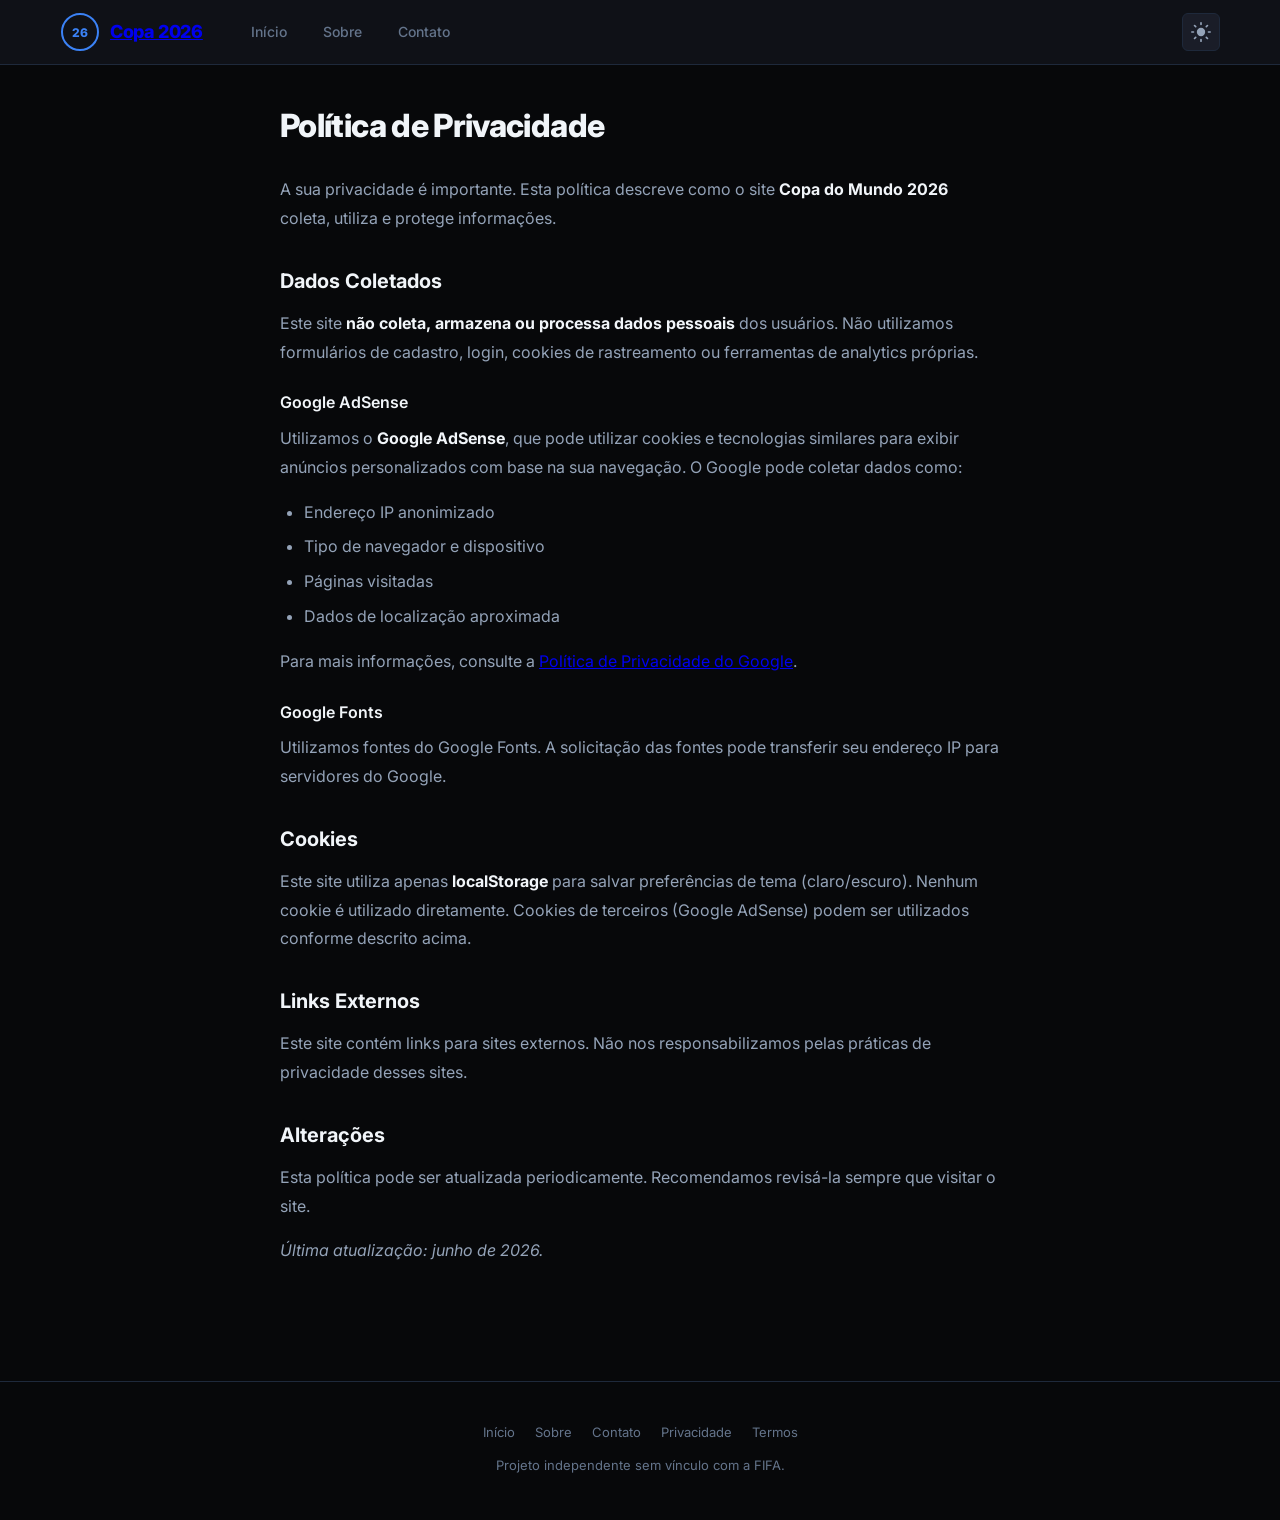
<file: privacidade.html>
<!DOCTYPE html>
<html lang="pt-BR" data-theme="dark">
<head>
  <meta charset="UTF-8">
  <meta name="google-adsense-account" content="ca-pub-1538326960915004">
  <script async src="https://pagead2.googlesyndication.com/pagead/js/adsbygoogle.js?client=ca-pub-1538326960915004" crossorigin="anonymous"></script>
  <meta name="viewport" content="width=device-width, initial-scale=1.0">
  <title>Política de Privacidade — Copa do Mundo 2026</title>
  <meta name="description" content="Política de Privacidade do Copa do Mundo 2026. Saiba como seus dados são tratados ao utilizar este site.">
  <meta name="robots" content="index, follow">
  <link rel="canonical" href="https://cleitoncotrin.github.io/copa-2026/privacidade.html">
  <meta property="og:title" content="Política de Privacidade — Copa do Mundo 2026">
  <meta property="og:description" content="Política de Privacidade do projeto Copa do Mundo 2026.">
  <meta property="og:url" content="https://cleitoncotrin.github.io/copa-2026/privacidade.html">
  <meta property="og:type" content="website">
  <meta property="og:site_name" content="Copa do Mundo 2026">
  <meta property="og:image" content="https://cleitoncotrin.github.io/copa-2026/favicon.svg">
  <meta name="twitter:card" content="summary">
  <meta name="twitter:title" content="Política de Privacidade — Copa do Mundo 2026">
  <meta name="twitter:description" content="Política de Privacidade do projeto Copa do Mundo 2026.">
  <link rel="preconnect" href="https://fonts.googleapis.com">
  <link rel="preconnect" href="https://fonts.gstatic.com" crossorigin>
  <link href="https://fonts.googleapis.com/css2?family=Inter:wght@400;500;600;700;800;900&display=swap" rel="stylesheet">
  <link rel="stylesheet" href="style.css">
  <link rel="icon" type="image/svg+xml" href="favicon.svg">
  <link rel="apple-touch-icon" href="favicon.svg">
  <link rel="manifest" href="manifest.json">
  <script type="application/ld+json">{"@context":"https://schema.org","@type":"WebPage","name":"Política de Privacidade — Copa do Mundo 2026","url":"https://cleitoncotrin.github.io/copa-2026/privacidade.html","isPartOf":{"@type":"WebSite","name":"Copa do Mundo 2026","url":"https://cleitoncotrin.github.io/copa-2026/"}}</script>
  <style>
    .page-content { padding:100px 0 60px; max-width:720px; margin:0 auto; }
    .page-content h1 { font-size:2rem; font-weight:800; letter-spacing:-0.02em; margin-bottom:24px; }
    .page-content h2 { font-size:1.25rem; font-weight:700; margin-top:32px; margin-bottom:12px; }
    .page-content h3 { font-size:1rem; font-weight:600; margin-top:24px; margin-bottom:8px; }
    .page-content p { color:var(--text-secondary); line-height:1.8; margin-bottom:16px; }
    .page-content ul { color:var(--text-secondary); line-height:1.8; padding-left:24px; margin-bottom:16px; }
    .page-content li { margin-bottom:6px; }
    .page-content strong { color:var(--text-primary); }
  </style>
</head>
<body>
  <header class="header" role="banner">
    <nav class="nav container" aria-label="Navegação principal">
      <a href="/" class="nav-brand" aria-label="Ir para o início">
        <svg class="nav-logo" viewBox="0 0 40 40" width="40" height="40" aria-hidden="true">
          <circle cx="20" cy="20" r="18" fill="none" stroke="currentColor" stroke-width="2"/>
          <text x="20" y="25" text-anchor="middle" font-size="12" font-weight="800" fill="currentColor">26</text>
        </svg>
        <span class="nav-title">Copa 2026</span>
      </a>
      <div class="nav-links">
        <a href="/" class="nav-link">Início</a>
        <a href="sobre.html" class="nav-link">Sobre</a>
        <a href="contato.html" class="nav-link">Contato</a>
      </div>
      <button class="theme-toggle" aria-label="Alternar tema claro/escuro">
        <svg class="sun-icon" viewBox="0 0 24 24" width="20" height="20" aria-hidden="true">
          <circle cx="12" cy="12" r="5" fill="currentColor"/>
          <path d="M12 1v2M12 21v2M4.22 4.22l1.42 1.42M18.36 18.36l1.42 1.42M1 12h2M21 12h2M4.22 19.78l1.42-1.42M18.36 5.64l1.42-1.42" stroke="currentColor" stroke-width="2" stroke-linecap="round"/>
        </svg>
        <svg class="moon-icon" viewBox="0 0 24 24" width="20" height="20" aria-hidden="true">
          <path d="M21 12.79A9 9 0 1111.21 3 7 7 0 0021 12.79z" fill="currentColor"/>
        </svg>
      </button>
    </nav>
  </header>

  <main role="main" class="page-content container">
    <h1>Política de Privacidade</h1>

    <p>A sua privacidade é importante. Esta política descreve como o site <strong>Copa do Mundo 2026</strong> coleta, utiliza e protege informações.</p>

    <h2>Dados Coletados</h2>
    <p>Este site <strong>não coleta, armazena ou processa dados pessoais</strong> dos usuários. Não utilizamos formulários de cadastro, login, cookies de rastreamento ou ferramentas de analytics próprias.</p>

    <h3>Google AdSense</h3>
    <p>Utilizamos o <strong>Google AdSense</strong>, que pode utilizar cookies e tecnologias similares para exibir anúncios personalizados com base na sua navegação. O Google pode coletar dados como:</p>
    <ul>
      <li>Endereço IP anonimizado</li>
      <li>Tipo de navegador e dispositivo</li>
      <li>Páginas visitadas</li>
      <li>Dados de localização aproximada</li>
    </ul>
    <p>Para mais informações, consulte a <a href="https://policies.google.com/privacy" target="_blank" rel="noopener noreferrer">Política de Privacidade do Google</a>.</p>

    <h3>Google Fonts</h3>
    <p>Utilizamos fontes do Google Fonts. A solicitação das fontes pode transferir seu endereço IP para servidores do Google.</p>

    <h2>Cookies</h2>
    <p>Este site utiliza apenas <strong>localStorage</strong> para salvar preferências de tema (claro/escuro). Nenhum cookie é utilizado diretamente. Cookies de terceiros (Google AdSense) podem ser utilizados conforme descrito acima.</p>

    <h2>Links Externos</h2>
    <p>Este site contém links para sites externos. Não nos responsabilizamos pelas práticas de privacidade desses sites.</p>

    <h2>Alterações</h2>
    <p>Esta política pode ser atualizada periodicamente. Recomendamos revisá-la sempre que visitar o site.</p>

    <p><em>Última atualização: junho de 2026.</em></p>
  </main>

  <footer class="footer" role="contentinfo">
    <div class="container footer-content">
      <div class="footer-links">
        <a href="/">Início</a>
        <a href="sobre.html">Sobre</a>
        <a href="contato.html">Contato</a>
        <a href="privacidade.html">Privacidade</a>
        <a href="termos.html">Termos</a>
      </div>
      <p class="footer-text">Projeto independente sem vínculo com a FIFA.</p>
    </div>
  </footer>

  <script defer>
    (function(){var t=localStorage.getItem('theme');if(t)document.documentElement.setAttribute('data-theme',t);
    document.querySelector('.theme-toggle').addEventListener('click',function(){var h=document.documentElement,n=h.getAttribute('data-theme')==='dark'?'light':'dark';h.setAttribute('data-theme',n);localStorage.setItem('theme',n);});})();
  </script>
</body>
</html>
</file>
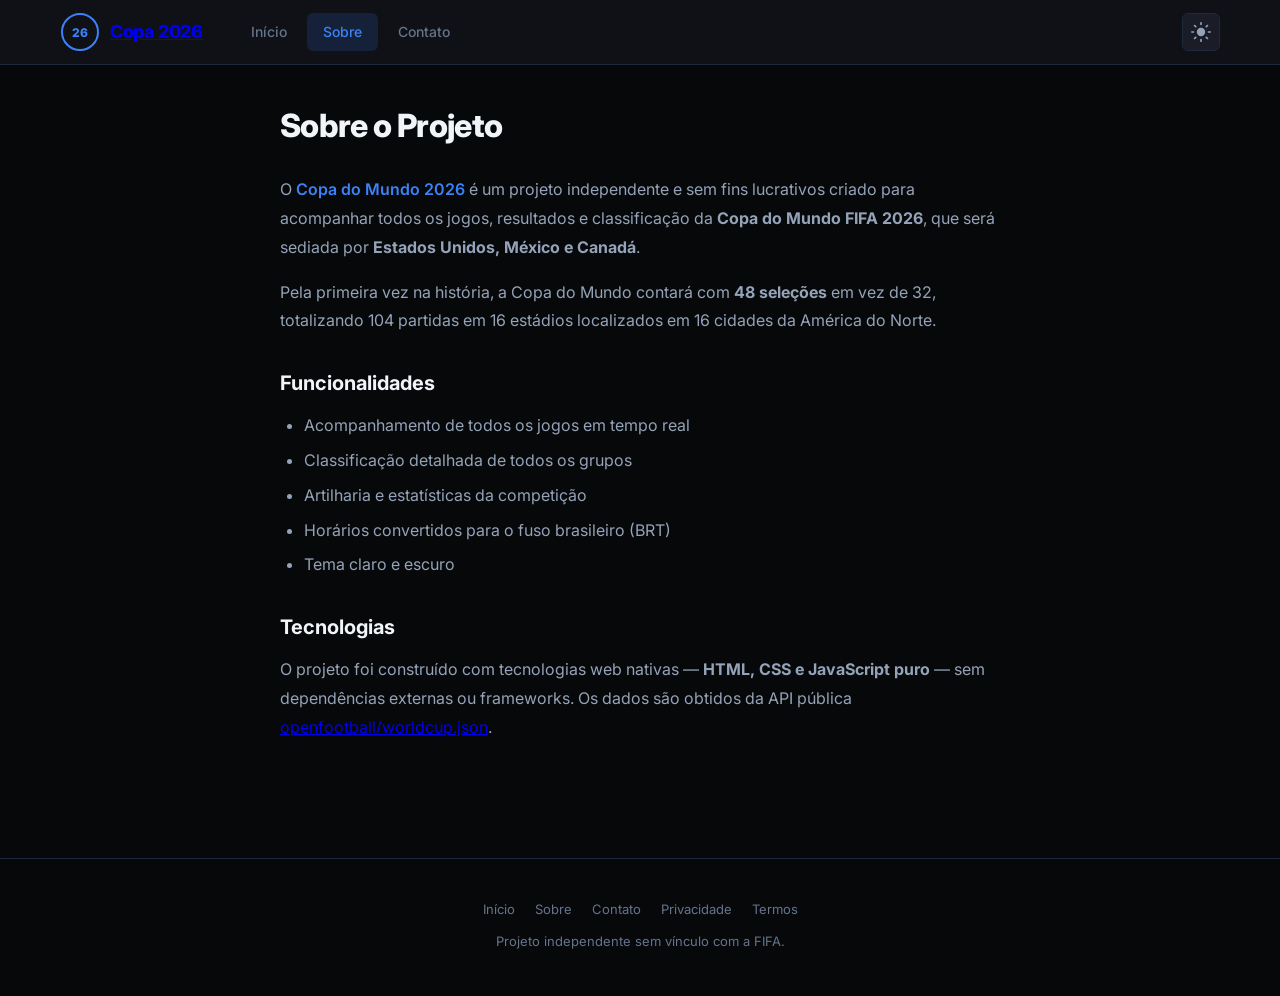
<file: sobre.html>
<!DOCTYPE html>
<html lang="pt-BR" data-theme="dark">
<head>
  <meta charset="UTF-8">
  <meta name="google-adsense-account" content="ca-pub-1538326960915004">
  <script async src="https://pagead2.googlesyndication.com/pagead/js/adsbygoogle.js?client=ca-pub-1538326960915004" crossorigin="anonymous"></script>
  <meta name="viewport" content="width=device-width, initial-scale=1.0">
  <title>Sobre — Copa do Mundo 2026</title>
  <meta name="description" content="Saiba mais sobre o Copa do Mundo 2026, um projeto independente para acompanhar todos os jogos, resultados e classificação do maior torneio de futebol do mundo.">
  <meta name="robots" content="index, follow">
  <link rel="canonical" href="https://cleitoncotrin.github.io/copa-2026/sobre.html">
  <meta property="og:title" content="Sobre — Copa do Mundo 2026">
  <meta property="og:description" content="Saiba mais sobre o projeto independente para acompanhar a Copa do Mundo FIFA 2026.">
  <meta property="og:url" content="https://cleitoncotrin.github.io/copa-2026/sobre.html">
  <meta property="og:type" content="website">
  <meta property="og:site_name" content="Copa do Mundo 2026">
  <meta property="og:image" content="https://cleitoncotrin.github.io/copa-2026/favicon.svg">
  <meta name="twitter:card" content="summary">
  <meta name="twitter:title" content="Sobre — Copa do Mundo 2026">
  <meta name="twitter:description" content="Projeto independente para acompanhar a Copa do Mundo FIFA 2026.">
  <link rel="preconnect" href="https://fonts.googleapis.com">
  <link rel="preconnect" href="https://fonts.gstatic.com" crossorigin>
  <link href="https://fonts.googleapis.com/css2?family=Inter:wght@400;500;600;700;800;900&display=swap" rel="stylesheet">
  <link rel="stylesheet" href="style.css">
  <link rel="icon" type="image/svg+xml" href="favicon.svg">
  <link rel="apple-touch-icon" href="favicon.svg">
  <link rel="manifest" href="manifest.json">
  <script type="application/ld+json">{"@context":"https://schema.org","@type":"WebPage","name":"Sobre — Copa do Mundo 2026","description":"Saiba mais sobre o projeto independente para acompanhar a Copa do Mundo FIFA 2026.","url":"https://cleitoncotrin.github.io/copa-2026/sobre.html","isPartOf":{"@type":"WebSite","name":"Copa do Mundo 2026","url":"https://cleitoncotrin.github.io/copa-2026/"}}</script>
  <style>
    .page-content { padding:100px 0 60px; max-width:720px; margin:0 auto; }
    .page-content h1 { font-size:2rem; font-weight:800; letter-spacing:-0.02em; margin-bottom:24px; }
    .page-content h2 { font-size:1.25rem; font-weight:700; margin-top:32px; margin-bottom:12px; }
    .page-content p { color:var(--text-secondary); line-height:1.8; margin-bottom:16px; }
    .page-content ul { color:var(--text-secondary); line-height:1.8; padding-left:24px; margin-bottom:16px; }
    .page-content li { margin-bottom:6px; }
    .page-content .highlight { color:var(--accent-primary); font-weight:600; }
  </style>
</head>
<body>
  <header class="header" role="banner">
    <nav class="nav container" aria-label="Navegação principal">
      <a href="/" class="nav-brand" aria-label="Ir para o início">
        <svg class="nav-logo" viewBox="0 0 40 40" width="40" height="40" aria-hidden="true">
          <circle cx="20" cy="20" r="18" fill="none" stroke="currentColor" stroke-width="2"/>
          <text x="20" y="25" text-anchor="middle" font-size="12" font-weight="800" fill="currentColor">26</text>
        </svg>
        <span class="nav-title">Copa 2026</span>
      </a>
      <div class="nav-links">
        <a href="/" class="nav-link">Início</a>
        <a href="sobre.html" class="nav-link active">Sobre</a>
        <a href="contato.html" class="nav-link">Contato</a>
      </div>
      <button class="theme-toggle" aria-label="Alternar tema claro/escuro">
        <svg class="sun-icon" viewBox="0 0 24 24" width="20" height="20" aria-hidden="true">
          <circle cx="12" cy="12" r="5" fill="currentColor"/>
          <path d="M12 1v2M12 21v2M4.22 4.22l1.42 1.42M18.36 18.36l1.42 1.42M1 12h2M21 12h2M4.22 19.78l1.42-1.42M18.36 5.64l1.42-1.42" stroke="currentColor" stroke-width="2" stroke-linecap="round"/>
        </svg>
        <svg class="moon-icon" viewBox="0 0 24 24" width="20" height="20" aria-hidden="true">
          <path d="M21 12.79A9 9 0 1111.21 3 7 7 0 0021 12.79z" fill="currentColor"/>
        </svg>
      </button>
    </nav>
  </header>

  <main role="main" class="page-content container">
    <h1>Sobre o Projeto</h1>

    <p>O <span class="highlight">Copa do Mundo 2026</span> é um projeto independente e sem fins lucrativos criado para acompanhar todos os jogos, resultados e classificação da <strong>Copa do Mundo FIFA 2026</strong>, que será sediada por <strong>Estados Unidos, México e Canadá</strong>.</p>

    <p>Pela primeira vez na história, a Copa do Mundo contará com <strong>48 seleções</strong> em vez de 32, totalizando 104 partidas em 16 estádios localizados em 16 cidades da América do Norte.</p>

    <h2>Funcionalidades</h2>
    <ul>
      <li>Acompanhamento de todos os jogos em tempo real</li>
      <li>Classificação detalhada de todos os grupos</li>
      <li>Artilharia e estatísticas da competição</li>
      <li>Horários convertidos para o fuso brasileiro (BRT)</li>
      <li>Tema claro e escuro</li>
    </ul>

    <h2>Tecnologias</h2>
    <p>O projeto foi construído com tecnologias web nativas — <strong>HTML, CSS e JavaScript puro</strong> — sem dependências externas ou frameworks. Os dados são obtidos da API pública <a href="https://github.com/openfootball/worldcup.json" target="_blank" rel="noopener noreferrer">openfootball/worldcup.json</a>.</p>
  </main>

  <footer class="footer" role="contentinfo">
    <div class="container footer-content">
      <div class="footer-links">
        <a href="/">Início</a>
        <a href="sobre.html">Sobre</a>
        <a href="contato.html">Contato</a>
        <a href="privacidade.html">Privacidade</a>
        <a href="termos.html">Termos</a>
      </div>
      <p class="footer-text">Projeto independente sem vínculo com a FIFA.</p>
    </div>
  </footer>

  <script defer>
    (function(){var t=localStorage.getItem('theme');if(t)document.documentElement.setAttribute('data-theme',t);
    document.querySelector('.theme-toggle').addEventListener('click',function(){var h=document.documentElement,n=h.getAttribute('data-theme')==='dark'?'light':'dark';h.setAttribute('data-theme',n);localStorage.setItem('theme',n);});})();
  </script>
</body>
</html>
</file>
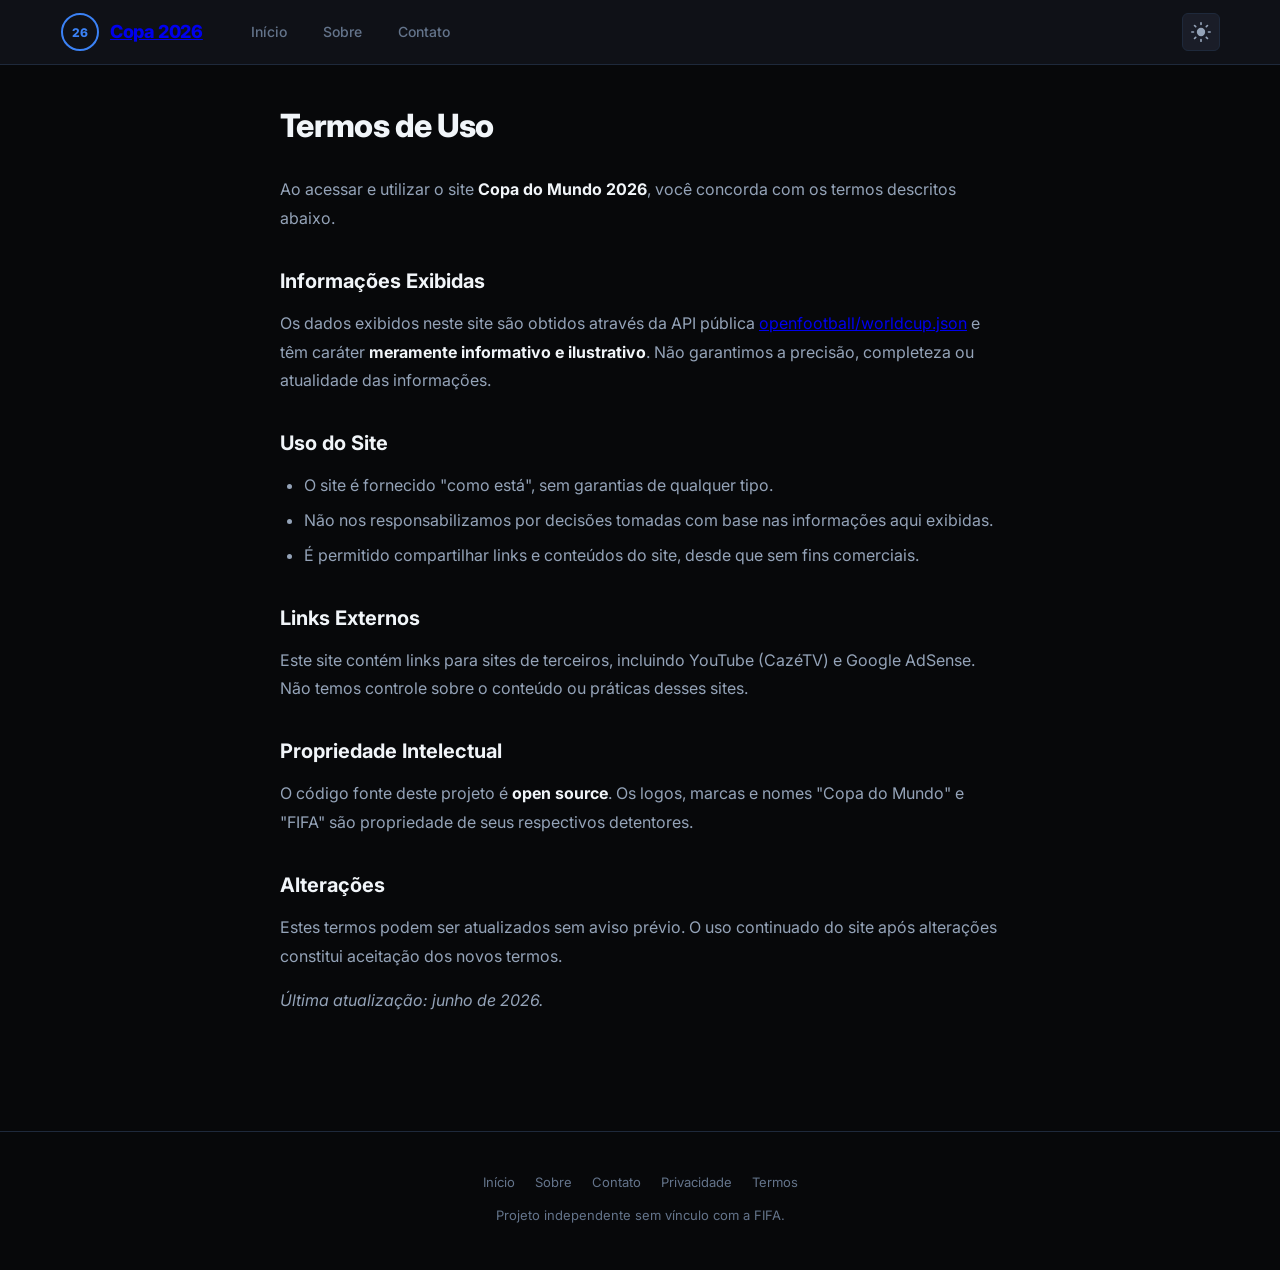
<file: termos.html>
<!DOCTYPE html>
<html lang="pt-BR" data-theme="dark">
<head>
  <meta charset="UTF-8">
  <meta name="google-adsense-account" content="ca-pub-1538326960915004">
  <script async src="https://pagead2.googlesyndication.com/pagead/js/adsbygoogle.js?client=ca-pub-1538326960915004" crossorigin="anonymous"></script>
  <meta name="viewport" content="width=device-width, initial-scale=1.0">
  <title>Termos de Uso — Copa do Mundo 2026</title>
  <meta name="description" content="Termos de Uso do Copa do Mundo 2026. Condições para utilização do site e dados exibidos.">
  <meta name="robots" content="index, follow">
  <link rel="canonical" href="https://cleitoncotrin.github.io/copa-2026/termos.html">
  <meta property="og:title" content="Termos de Uso — Copa do Mundo 2026">
  <meta property="og:description" content="Termos de Uso do projeto Copa do Mundo 2026.">
  <meta property="og:url" content="https://cleitoncotrin.github.io/copa-2026/termos.html">
  <meta property="og:type" content="website">
  <meta property="og:site_name" content="Copa do Mundo 2026">
  <meta property="og:image" content="https://cleitoncotrin.github.io/copa-2026/favicon.svg">
  <meta name="twitter:card" content="summary">
  <meta name="twitter:title" content="Termos de Uso — Copa do Mundo 2026">
  <meta name="twitter:description" content="Termos de Uso do projeto Copa do Mundo 2026.">
  <link rel="preconnect" href="https://fonts.googleapis.com">
  <link rel="preconnect" href="https://fonts.gstatic.com" crossorigin>
  <link href="https://fonts.googleapis.com/css2?family=Inter:wght@400;500;600;700;800;900&display=swap" rel="stylesheet">
  <link rel="stylesheet" href="style.css">
  <link rel="icon" type="image/svg+xml" href="favicon.svg">
  <link rel="apple-touch-icon" href="favicon.svg">
  <link rel="manifest" href="manifest.json">
  <script type="application/ld+json">{"@context":"https://schema.org","@type":"WebPage","name":"Termos de Uso — Copa do Mundo 2026","url":"https://cleitoncotrin.github.io/copa-2026/termos.html","isPartOf":{"@type":"WebSite","name":"Copa do Mundo 2026","url":"https://cleitoncotrin.github.io/copa-2026/"}}</script>
  <style>
    .page-content { padding:100px 0 60px; max-width:720px; margin:0 auto; }
    .page-content h1 { font-size:2rem; font-weight:800; letter-spacing:-0.02em; margin-bottom:24px; }
    .page-content h2 { font-size:1.25rem; font-weight:700; margin-top:32px; margin-bottom:12px; }
    .page-content p { color:var(--text-secondary); line-height:1.8; margin-bottom:16px; }
    .page-content ul { color:var(--text-secondary); line-height:1.8; padding-left:24px; margin-bottom:16px; }
    .page-content li { margin-bottom:6px; }
    .page-content strong { color:var(--text-primary); }
  </style>
</head>
<body>
  <header class="header" role="banner">
    <nav class="nav container" aria-label="Navegação principal">
      <a href="/" class="nav-brand" aria-label="Ir para o início">
        <svg class="nav-logo" viewBox="0 0 40 40" width="40" height="40" aria-hidden="true">
          <circle cx="20" cy="20" r="18" fill="none" stroke="currentColor" stroke-width="2"/>
          <text x="20" y="25" text-anchor="middle" font-size="12" font-weight="800" fill="currentColor">26</text>
        </svg>
        <span class="nav-title">Copa 2026</span>
      </a>
      <div class="nav-links">
        <a href="/" class="nav-link">Início</a>
        <a href="sobre.html" class="nav-link">Sobre</a>
        <a href="contato.html" class="nav-link">Contato</a>
      </div>
      <button class="theme-toggle" aria-label="Alternar tema claro/escuro">
        <svg class="sun-icon" viewBox="0 0 24 24" width="20" height="20" aria-hidden="true">
          <circle cx="12" cy="12" r="5" fill="currentColor"/>
          <path d="M12 1v2M12 21v2M4.22 4.22l1.42 1.42M18.36 18.36l1.42 1.42M1 12h2M21 12h2M4.22 19.78l1.42-1.42M18.36 5.64l1.42-1.42" stroke="currentColor" stroke-width="2" stroke-linecap="round"/>
        </svg>
        <svg class="moon-icon" viewBox="0 0 24 24" width="20" height="20" aria-hidden="true">
          <path d="M21 12.79A9 9 0 1111.21 3 7 7 0 0021 12.79z" fill="currentColor"/>
        </svg>
      </button>
    </nav>
  </header>

  <main role="main" class="page-content container">
    <h1>Termos de Uso</h1>

    <p>Ao acessar e utilizar o site <strong>Copa do Mundo 2026</strong>, você concorda com os termos descritos abaixo.</p>

    <h2>Informações Exibidas</h2>
    <p>Os dados exibidos neste site são obtidos através da API pública <a href="https://github.com/openfootball/worldcup.json" target="_blank" rel="noopener noreferrer">openfootball/worldcup.json</a> e têm caráter <strong>meramente informativo e ilustrativo</strong>. Não garantimos a precisão, completeza ou atualidade das informações.</p>

    <h2>Uso do Site</h2>
    <ul>
      <li>O site é fornecido "como está", sem garantias de qualquer tipo.</li>
      <li>Não nos responsabilizamos por decisões tomadas com base nas informações aqui exibidas.</li>
      <li>É permitido compartilhar links e conteúdos do site, desde que sem fins comerciais.</li>
    </ul>

    <h2>Links Externos</h2>
    <p>Este site contém links para sites de terceiros, incluindo YouTube (CazéTV) e Google AdSense. Não temos controle sobre o conteúdo ou práticas desses sites.</p>

    <h2>Propriedade Intelectual</h2>
    <p>O código fonte deste projeto é <strong>open source</strong>. Os logos, marcas e nomes "Copa do Mundo" e "FIFA" são propriedade de seus respectivos detentores.</p>

    <h2>Alterações</h2>
    <p>Estes termos podem ser atualizados sem aviso prévio. O uso continuado do site após alterações constitui aceitação dos novos termos.</p>

    <p><em>Última atualização: junho de 2026.</em></p>
  </main>

  <footer class="footer" role="contentinfo">
    <div class="container footer-content">
      <div class="footer-links">
        <a href="/">Início</a>
        <a href="sobre.html">Sobre</a>
        <a href="contato.html">Contato</a>
        <a href="privacidade.html">Privacidade</a>
        <a href="termos.html">Termos</a>
      </div>
      <p class="footer-text">Projeto independente sem vínculo com a FIFA.</p>
    </div>
  </footer>

  <script defer>
    (function(){var t=localStorage.getItem('theme');if(t)document.documentElement.setAttribute('data-theme',t);
    document.querySelector('.theme-toggle').addEventListener('click',function(){var h=document.documentElement,n=h.getAttribute('data-theme')==='dark'?'light':'dark';h.setAttribute('data-theme',n);localStorage.setItem('theme',n);});})();
  </script>
</body>
</html>
</file>
<file: style.css>
*,
*::before,
*::after {
  margin: 0;
  padding: 0;
  box-sizing: border-box;
}

:root {
  --font-sans: 'Inter', -apple-system, BlinkMacSystemFont, 'Segoe UI', sans-serif;
  --font-mono: 'JetBrains Mono', monospace;

  --radius-sm: 6px;
  --radius-md: 12px;
  --radius-lg: 20px;
  --radius-xl: 28px;

  --shadow-sm: 0 1px 3px rgba(0, 0, 0, 0.12);
  --shadow-md: 0 4px 16px rgba(0, 0, 0, 0.12);
  --shadow-lg: 0 12px 40px rgba(0, 0, 0, 0.15);
  --shadow-glow: 0 0 30px rgba(59, 130, 246, 0.15);

  --transition-fast: 150ms cubic-bezier(0.4, 0, 0.2, 1);
  --transition-base: 250ms cubic-bezier(0.4, 0, 0.2, 1);
  --transition-slow: 400ms cubic-bezier(0.4, 0, 0.2, 1);

  --container-max: 1200px;
}

[data-theme="dark"] {
  --bg-primary: #07080a;
  --bg-secondary: #0f1117;
  --bg-tertiary: #1a1d28;
  --bg-card: #141722;
  --bg-card-hover: #1c1f2e;
  --bg-elevated: #1e2233;

  --text-primary: #f1f5f9;
  --text-secondary: #94a3b8;
  --text-tertiary: #64748b;
  --text-inverse: #0f172a;

  --border-color: #1e293b;
  --border-light: #1a1f2e;

  --accent-primary: #3b82f6;
  --accent-secondary: #60a5fa;
  --accent-glow: rgba(59, 130, 246, 0.15);
  --accent-gradient: linear-gradient(135deg, #3b82f6, #8b5cf6);

  --green: #22c55e;
  --green-bg: rgba(34, 197, 94, 0.1);
  --yellow: #eab308;
  --yellow-bg: rgba(234, 179, 8, 0.1);
  --red: #ef4444;
  --red-bg: rgba(239, 68, 68, 0.1);
  --blue: #3b82f6;
  --blue-bg: rgba(59, 130, 246, 0.1);
  --orange: #f97316;
  --orange-bg: rgba(249, 115, 22, 0.1);
  --purple: #8b5cf6;
  --purple-bg: rgba(139, 92, 246, 0.1);
}

[data-theme="light"] {
  --bg-primary: #f8fafc;
  --bg-secondary: #f1f5f9;
  --bg-tertiary: #e2e8f0;
  --bg-card: #ffffff;
  --bg-card-hover: #f8fafc;
  --bg-elevated: #ffffff;

  --text-primary: #0f172a;
  --text-secondary: #475569;
  --text-tertiary: #94a3b8;
  --text-inverse: #f8fafc;

  --border-color: #e2e8f0;
  --border-light: #eef2f6;

  --accent-primary: #2563eb;
  --accent-secondary: #3b82f6;
  --accent-glow: rgba(37, 99, 235, 0.1);
  --accent-gradient: linear-gradient(135deg, #2563eb, #7c3aed);

  --green: #16a34a;
  --green-bg: rgba(22, 163, 74, 0.08);
  --yellow: #ca8a04;
  --yellow-bg: rgba(202, 138, 4, 0.08);
  --red: #dc2626;
  --red-bg: rgba(220, 38, 38, 0.08);
  --blue: #2563eb;
  --blue-bg: rgba(37, 99, 235, 0.08);
  --orange: #ea580c;
  --orange-bg: rgba(234, 88, 12, 0.08);
  --purple: #7c3aed;
  --purple-bg: rgba(124, 58, 237, 0.08);
}

html {
  scroll-behavior: smooth;
  scroll-padding-top: 80px;
}

body {
  font-family: var(--font-sans);
  background: var(--bg-primary);
  color: var(--text-primary);
  line-height: 1.6;
  -webkit-font-smoothing: antialiased;
  -moz-osx-font-smoothing: grayscale;
  transition: background var(--transition-base), color var(--transition-base);
}

.container {
  max-width: var(--container-max);
  margin: 0 auto;
  padding: 0 20px;
}

.section-title {
  font-size: 1.5rem;
  font-weight: 800;
  letter-spacing: -0.02em;
  display: flex;
  align-items: center;
  gap: 10px;
  margin-bottom: 24px;
}

.section-title-icon {
  font-size: 0.5rem;
  color: var(--accent-primary);
}

.loading-state {
  display: flex;
  flex-direction: column;
  align-items: center;
  justify-content: center;
  padding: 60px 20px;
  gap: 16px;
  color: var(--text-tertiary);
}

.loader {
  width: 36px;
  height: 36px;
  border: 3px solid var(--border-color);
  border-top-color: var(--accent-primary);
  border-radius: 50%;
  animation: spin 0.8s linear infinite;
}

@keyframes spin {
  to { transform: rotate(360deg); }
}

.header {
  position: fixed;
  top: 0;
  left: 0;
  right: 0;
  z-index: 100;
  background: var(--bg-secondary);
  border-bottom: 1px solid var(--border-color);
  backdrop-filter: blur(20px);
  -webkit-backdrop-filter: blur(20px);
}

.nav {
  display: flex;
  align-items: center;
  height: 64px;
  gap: 32px;
}

.nav-brand {
  display: flex;
  align-items: center;
  gap: 10px;
  font-weight: 800;
  font-size: 1.125rem;
  letter-spacing: -0.02em;
  flex-shrink: 0;
}

.nav-logo {
  color: var(--accent-primary);
}

.nav-links {
  display: flex;
  gap: 4px;
  flex: 1;
}

.nav-link {
  color: var(--text-tertiary);
  text-decoration: none;
  font-size: 0.875rem;
  font-weight: 500;
  padding: 8px 16px;
  border-radius: var(--radius-sm);
  transition: all var(--transition-fast);
}

.nav-link:hover {
  color: var(--text-primary);
  background: var(--bg-tertiary);
}

.nav-link.active {
  color: var(--accent-primary);
  background: var(--accent-glow);
}

.theme-toggle {
  background: var(--bg-tertiary);
  border: 1px solid var(--border-color);
  color: var(--text-secondary);
  width: 38px;
  height: 38px;
  border-radius: var(--radius-sm);
  display: flex;
  align-items: center;
  justify-content: center;
  cursor: pointer;
  transition: all var(--transition-fast);
  flex-shrink: 0;
}

.theme-toggle:hover {
  color: var(--text-primary);
  border-color: var(--text-tertiary);
}

[data-theme="dark"] .sun-icon { display: block; }
[data-theme="dark"] .moon-icon { display: none; }
[data-theme="light"] .sun-icon { display: none; }
[data-theme="light"] .moon-icon { display: block; }

.nav-mobile {
  display: none;
  flex-direction: column;
  gap: 5px;
  background: none;
  border: none;
  cursor: pointer;
  padding: 4px;
}

.nav-mobile span {
  display: block;
  width: 22px;
  height: 2px;
  background: var(--text-primary);
  border-radius: 2px;
  transition: all var(--transition-fast);
}

.hero {
  padding: 120px 0 80px;
  position: relative;
  overflow: hidden;
  background: var(--bg-secondary);
  border-bottom: 1px solid var(--border-color);
}

.hero-content {
  position: relative;
  z-index: 1;
  text-align: center;
}

.hero-badge {
  display: inline-flex;
  padding: 6px 16px;
  border-radius: 100px;
  font-size: 0.75rem;
  font-weight: 600;
  letter-spacing: 0.05em;
  text-transform: uppercase;
  color: var(--accent-secondary);
  background: var(--accent-glow);
  border: 1px solid rgba(59, 130, 246, 0.2);
  margin-bottom: 24px;
}

.hero-title {
  font-size: clamp(2.5rem, 8vw, 5rem);
  font-weight: 900;
  line-height: 1.05;
  letter-spacing: -0.03em;
  margin-bottom: 20px;
}

.hero-title-line {
  display: block;
}

.gradient-text {
  background: var(--accent-gradient);
  -webkit-background-clip: text;
  background-clip: text;
  color: transparent;
  display: inline-block;
}

.hero-subtitle {
  max-width: 560px;
  margin: 0 auto 40px;
  color: var(--text-secondary);
  font-size: 1.125rem;
  line-height: 1.7;
}

.hero-stats {
  display: flex;
  justify-content: center;
  gap: 40px;
  flex-wrap: wrap;
}

.hero-stat {
  text-align: center;
}

.hero-stat-value {
  display: block;
  font-size: 2rem;
  font-weight: 800;
  font-family: var(--font-mono);
  color: var(--accent-primary);
  line-height: 1.2;
}

.hero-stat-label {
  font-size: 0.8125rem;
  color: var(--text-tertiary);
  text-transform: uppercase;
  letter-spacing: 0.05em;
  font-weight: 500;
}

.hero-particles {
  position: absolute;
  inset: 0;
  overflow: hidden;
  opacity: 0.3;
}

.hero-particles::before {
  content: '';
  position: absolute;
  width: 600px;
  height: 600px;
  border-radius: 50%;
  background: radial-gradient(circle, var(--accent-glow) 0%, transparent 70%);
  top: -200px;
  right: -200px;
  animation: float-particle 20s ease-in-out infinite;
}

.hero-particles::after {
  content: '';
  position: absolute;
  width: 400px;
  height: 400px;
  border-radius: 50%;
  background: radial-gradient(circle, rgba(139, 92, 246, 0.1) 0%, transparent 70%);
  bottom: -100px;
  left: -100px;
  animation: float-particle 25s ease-in-out infinite reverse;
}

@keyframes float-particle {
  0%, 100% { transform: translate(0, 0) scale(1); }
  33% { transform: translate(30px, -30px) scale(1.05); }
  66% { transform: translate(-20px, 20px) scale(0.95); }
}

.hero-progress {
  margin-top: 32px;
  max-width: 480px;
  margin-left: auto;
  margin-right: auto;
}

.hero-progress-track {
  position: relative;
  height: 6px;
  background: var(--border-color);
  border-radius: 3px;
  overflow: visible;
}

.hero-progress-fill {
  height: 100%;
  background: var(--accent-gradient);
  border-radius: 3px;
  transition: width 0.8s cubic-bezier(0.4, 0, 0.2, 1);
  width: 0%;
}

.hero-progress-thumb {
  position: absolute;
  top: 50%;
  transform: translate(-50%, -50%);
  font-size: 1.25rem;
  line-height: 1;
  left: 0%;
  transition: left 0.8s cubic-bezier(0.4, 0, 0.2, 1);
  filter: drop-shadow(0 0 6px rgba(59, 130, 246, 0.4));
  pointer-events: none;
}

.hero-progress-label {
  display: block;
  text-align: center;
  margin-top: 10px;
  font-size: 0.8125rem;
  color: var(--text-tertiary);
  font-weight: 500;
  letter-spacing: 0.01em;
}

.today-section {
  padding: 24px 0 0;
}

.today-section .section-title {
  margin-bottom: 16px;
}

.today-list {
  display: flex;
  gap: 12px;
  overflow-x: auto;
  padding-bottom: 8px;
  scroll-snap-type: x mandatory;
  -webkit-overflow-scrolling: touch;
}

.today-card {
  display: flex;
  flex-direction: column;
  align-items: center;
  gap: 6px;
  padding: 16px 20px;
  min-width: 180px;
  background: var(--bg-card);
  border: 1px solid var(--border-color);
  border-radius: var(--radius-md);
  text-decoration: none;
  color: var(--text-primary);
  scroll-snap-align: start;
  transition: all var(--transition-base);
  flex-shrink: 0;
}

.today-card:hover {
  background: var(--bg-card-hover);
  border-color: var(--border-light);
  transform: translateY(-2px);
  box-shadow: var(--shadow-md);
}

.today-card--live {
  border-color: var(--green);
  box-shadow: 0 0 0 1px var(--green), var(--shadow-glow);
}

.today-card--past {
  opacity: 0.8;
}

.today-card--past:hover {
  opacity: 1;
}

.today-team {
  font-size: 0.875rem;
  font-weight: 600;
  display: flex;
  align-items: center;
  gap: 6px;
  text-align: center;
}

.today-flag {
  font-size: 1.1rem;
}

.today-score {
  font-family: var(--font-mono);
  font-size: 1.5rem;
  font-weight: 700;
  color: var(--text-primary);
}

.today-time {
  font-size: 0.6875rem;
  color: var(--text-tertiary);
  font-weight: 500;
}

.today-time--live {
  color: var(--green);
  font-weight: 600;
  display: flex;
  align-items: center;
  gap: 4px;
}

.today-time--live::before {
  content: '';
  width: 6px;
  height: 6px;
  border-radius: 50%;
  background: var(--green);
  animation: pulse-dot 1.5s ease-in-out infinite;
}

.matches-section {
  padding: 60px 0;
}

.matches-header {
  display: flex;
  flex-wrap: wrap;
  align-items: flex-start;
  justify-content: space-between;
  gap: 16px;
  margin-bottom: 32px;
}

.matches-controls {
  display: flex;
  gap: 12px;
  flex-wrap: wrap;
  align-items: center;
}

.filter-group {
  display: flex;
  gap: 4px;
  background: var(--bg-secondary);
  padding: 4px;
  border-radius: var(--radius-md);
  border: 1px solid var(--border-color);
  flex-wrap: wrap;
}

.filter-btn {
  padding: 7px 16px;
  border: none;
  border-radius: var(--radius-sm);
  background: transparent;
  color: var(--text-tertiary);
  font-size: 0.8125rem;
  font-weight: 500;
  cursor: pointer;
  transition: all var(--transition-fast);
  font-family: var(--font-sans);
  white-space: nowrap;
}

.filter-btn:hover {
  color: var(--text-secondary);
}

.filter-btn.active {
  background: var(--bg-elevated);
  color: var(--text-primary);
  box-shadow: var(--shadow-sm);
}

.search-box {
  display: flex;
  align-items: center;
  gap: 8px;
  background: var(--bg-secondary);
  border: 1px solid var(--border-color);
  border-radius: var(--radius-md);
  padding: 0 14px;
  color: var(--text-tertiary);
  min-width: 200px;
  transition: border-color var(--transition-fast);
}

.search-box:focus-within {
  border-color: var(--accent-primary);
}

.search-box input {
  background: none;
  border: none;
  padding: 9px 0;
  font-size: 0.875rem;
  color: var(--text-primary);
  font-family: var(--font-sans);
  width: 100%;
  outline: none;
}

.search-box input::placeholder {
  color: var(--text-tertiary);
}

.matches-list {
  display: flex;
  flex-direction: column;
  gap: 12px;
}

.match-day-group {
  margin-bottom: 8px;
}

.match-day-header {
  display: flex;
  align-items: center;
  gap: 12px;
  padding: 16px 0 12px;
  cursor: pointer;
  user-select: none;
}

.match-day-date {
  font-size: 1rem;
  font-weight: 700;
  color: var(--text-primary);
  letter-spacing: -0.01em;
}

.match-day-weekday {
  font-size: 0.8125rem;
  color: var(--text-tertiary);
  font-weight: 500;
}

.match-day-count {
  margin-left: auto;
  font-size: 0.75rem;
  color: var(--text-tertiary);
  background: var(--bg-tertiary);
  padding: 3px 10px;
  border-radius: 100px;
  font-weight: 500;
}

.match-cards {
  display: flex;
  flex-direction: column;
  gap: 8px;
}

.match-card {
  display: grid;
  grid-template-columns: 1fr auto 1fr;
  align-items: center;
  gap: 12px;
  padding: 16px 20px;
  background: var(--bg-card);
  border: 1px solid var(--border-color);
  border-radius: var(--radius-md);
  transition: all var(--transition-base);
  cursor: pointer;
  animation: fadeSlideUp 0.4s ease both;
}

.match-card:hover {
  background: var(--bg-card-hover);
  border-color: var(--border-light);
  transform: translateY(-1px);
  box-shadow: var(--shadow-md);
}

.match-card--live {
  border-color: var(--green);
  box-shadow: 0 0 0 1px var(--green), var(--shadow-glow);
}

.match-card--past {
  opacity: 0.85;
}

.match-card--past:hover {
  opacity: 1;
}

@keyframes fadeSlideUp {
  from {
    opacity: 0;
    transform: translateY(12px);
  }
  to {
    opacity: 1;
    transform: translateY(0);
  }
}

.match-team {
  display: flex;
  align-items: center;
  gap: 12px;
}

.match-team--home {
  justify-content: flex-end;
  text-align: right;
}

.match-team--away {
  justify-content: flex-start;
  text-align: left;
}

.match-team-flag {
  width: 32px;
  height: 24px;
  border-radius: 4px;
  object-fit: cover;
  flex-shrink: 0;
}

.match-team-name {
  font-size: 0.9375rem;
  font-weight: 600;
  color: var(--text-primary);
  line-height: 1.3;
}

.match-center {
  text-align: center;
  min-width: 80px;
}

.match-score {
  font-family: var(--font-mono);
  font-size: 1.5rem;
  font-weight: 700;
  line-height: 1.2;
  color: var(--text-primary);
  letter-spacing: 0.02em;
}

.match-score--live {
  color: var(--green);
}

.match-score--tbd {
  color: var(--text-tertiary);
  font-size: 0.875rem;
  font-weight: 500;
}

.match-time {
  font-size: 0.75rem;
  color: var(--text-tertiary);
  margin-top: 4px;
}

.match-time--live {
  color: var(--green);
  font-weight: 600;
  display: flex;
  align-items: center;
  justify-content: center;
  gap: 4px;
}

.match-time--live::before {
  content: '';
  width: 6px;
  height: 6px;
  border-radius: 50%;
  background: var(--green);
  animation: pulse-dot 1.5s ease-in-out infinite;
}

@keyframes pulse-dot {
  0%, 100% { opacity: 1; transform: scale(1); }
  50% { opacity: 0.5; transform: scale(1.3); }
}

.match-phase {
  font-size: 0.625rem;
  font-weight: 600;
  text-transform: uppercase;
  letter-spacing: 0.08em;
  color: var(--accent-primary);
  background: var(--accent-glow);
  padding: 2px 8px;
  border-radius: 100px;
  display: inline-block;
  margin-bottom: 4px;
}

.match-venue {
  font-size: 0.7rem;
  color: var(--text-tertiary);
  margin-top: 2px;
  max-width: 160px;
  margin-left: auto;
  margin-right: auto;
  overflow: hidden;
  text-overflow: ellipsis;
  white-space: nowrap;
}

.match-watch-btn {
  font-size: 0.65rem;
  font-weight: 600;
  color: var(--accent-primary);
  background: var(--accent-glow);
  padding: 2px 10px;
  border-radius: 100px;
  display: inline-block;
  margin-top: 4px;
  letter-spacing: 0.03em;
}

.match-card:hover .match-watch-btn {
  background: var(--accent-primary);
  color: #fff;
}

.standings-section,
.scorers-section,
.stats-section {
  padding: 60px 0;
  border-top: 1px solid var(--border-color);
}

.standings-controls {
  margin-bottom: 24px;
}

.scorers-grid {
  display: flex;
  justify-content: center;
}

.scorers-podium {
  display: flex;
  gap: 20px;
  align-items: flex-end;
  justify-content: center;
  flex-wrap: wrap;
  width: 100%;
}

.scorer-card {
  background: var(--bg-card);
  border: 1px solid var(--border-color);
  border-radius: var(--radius-lg);
  padding: 28px 24px 24px;
  text-align: center;
  min-width: 200px;
  flex: 1;
  max-width: 260px;
  position: relative;
  transition: all var(--transition-base);
}

.scorer-card:hover {
  border-color: var(--border-light);
  box-shadow: var(--shadow-md);
  transform: translateY(-2px);
}

.scorer-card--gold {
  background: linear-gradient(180deg, rgba(234, 179, 8, 0.08), var(--bg-card));
  border-color: rgba(234, 179, 8, 0.3);
  transform: scale(1.05);
  min-width: 220px;
}

.scorer-card--gold:hover {
  border-color: rgba(234, 179, 8, 0.5);
  box-shadow: 0 0 30px rgba(234, 179, 8, 0.1);
  transform: scale(1.05) translateY(-2px);
}

.scorer-medal {
  font-size: 2rem;
  margin-bottom: 4px;
}

.scorer-position {
  font-size: 0.75rem;
  font-weight: 700;
  color: var(--text-tertiary);
  text-transform: uppercase;
  letter-spacing: 0.08em;
  margin-bottom: 12px;
}

.scorer-name {
  font-size: 1.125rem;
  font-weight: 700;
  color: var(--text-primary);
  margin-bottom: 6px;
  line-height: 1.3;
}

.scorer-team {
  display: flex;
  align-items: center;
  justify-content: center;
  gap: 6px;
  font-size: 0.8125rem;
  color: var(--text-secondary);
  margin-bottom: 16px;
}

.scorer-team .team-flag {
  font-size: 1rem;
}

.scorer-goals {
  display: flex;
  align-items: baseline;
  justify-content: center;
  gap: 4px;
}

.scorer-goals-count {
  font-family: var(--font-mono);
  font-size: 2.5rem;
  font-weight: 800;
  color: var(--accent-primary);
  line-height: 1;
}

.scorer-card--gold .scorer-goals-count {
  background: var(--accent-gradient);
  -webkit-background-clip: text;
  background-clip: text;
  color: transparent;
}

.scorer-goals-label {
  font-size: 0.8125rem;
  color: var(--text-tertiary);
  font-weight: 500;
}

.standings-grid {
  display: grid;
  gap: 24px;
  grid-template-columns: repeat(auto-fill, minmax(320px, 1fr));
}

.standings-card {
  background: var(--bg-card);
  border: 1px solid var(--border-color);
  border-radius: var(--radius-lg);
  overflow: hidden;
  transition: all var(--transition-base);
}

.standings-card:hover {
  border-color: var(--border-light);
  box-shadow: var(--shadow-md);
}

.standings-card-header {
  padding: 16px 20px;
  background: var(--bg-secondary);
  border-bottom: 1px solid var(--border-color);
  font-weight: 700;
  font-size: 0.9375rem;
  letter-spacing: -0.01em;
  display: flex;
  align-items: center;
  gap: 8px;
}

.standings-table {
  width: 100%;
  border-collapse: collapse;
  font-size: 0.8125rem;
}

.standings-table th {
  padding: 10px 12px;
  text-align: left;
  font-weight: 600;
  color: var(--text-tertiary);
  font-size: 0.6875rem;
  text-transform: uppercase;
  letter-spacing: 0.06em;
  border-bottom: 1px solid var(--border-color);
  background: var(--bg-tertiary);
}

.standings-table th:not(:first-child) {
  text-align: center;
}

.standings-table th:last-child {
  text-align: center;
}

.standings-table td {
  padding: 10px 12px;
  border-bottom: 1px solid var(--border-light);
  vertical-align: middle;
}

.standings-table tr:last-child td {
  border-bottom: none;
}

.standings-table td:not(:first-child) {
  text-align: center;
}

.standings-table td:last-child {
  text-align: center;
}

.standings-table .team-cell {
  display: flex;
  align-items: center;
  gap: 10px;
  font-weight: 600;
}

.standings-table .team-flag {
  width: 20px;
  height: 15px;
  border-radius: 2px;
  object-fit: cover;
}

.standings-pos {
  width: 24px;
  height: 24px;
  display: flex;
  align-items: center;
  justify-content: center;
  border-radius: var(--radius-sm);
  font-size: 0.75rem;
  font-weight: 700;
  flex-shrink: 0;
}

.standings-pos--1 {
  background: var(--green-bg);
  color: var(--green);
}

.standings-pos--2 {
  background: var(--blue-bg);
  color: var(--blue);
}

.standings-pos--3 {
  background: var(--orange-bg);
  color: var(--orange);
}

.standings-pos--4 {
  background: var(--red-bg);
  color: var(--red);
}

.standings-points {
  font-weight: 700;
  font-family: var(--font-mono);
  color: var(--accent-primary);
}

.stats-grid {
  display: grid;
  gap: 20px;
  grid-template-columns: repeat(auto-fill, minmax(260px, 1fr));
}

.stat-card {
  background: var(--bg-card);
  border: 1px solid var(--border-color);
  border-radius: var(--radius-lg);
  padding: 24px;
  transition: all var(--transition-base);
}

.stat-card:hover {
  border-color: var(--border-light);
  box-shadow: var(--shadow-md);
  transform: translateY(-2px);
}

.stat-card-icon {
  font-size: 1.5rem;
  margin-bottom: 12px;
  display: block;
}

.stat-card-title {
  font-size: 0.8125rem;
  color: var(--text-tertiary);
  font-weight: 500;
  margin-bottom: 8px;
  text-transform: uppercase;
  letter-spacing: 0.05em;
}

.stat-card-value {
  font-size: 1.75rem;
  font-weight: 800;
  font-family: var(--font-mono);
  color: var(--text-primary);
  margin-bottom: 4px;
}

.stat-card-desc {
  font-size: 0.8125rem;
  color: var(--text-secondary);
}

.stat-card-list {
  list-style: none;
  margin-top: 12px;
}

.stat-card-list li {
  display: flex;
  align-items: center;
  justify-content: space-between;
  padding: 6px 0;
  font-size: 0.875rem;
  border-bottom: 1px solid var(--border-light);
}

.stat-card-list li:last-child {
  border-bottom: none;
}

.stat-card-list .team-info {
  display: flex;
  align-items: center;
  gap: 8px;
}

.stat-card-list .team-flag {
  width: 18px;
  height: 13px;
  border-radius: 2px;
  object-fit: cover;
}

.stat-card-list .stat-num {
  font-weight: 700;
  font-family: var(--font-mono);
  color: var(--accent-primary);
}

.footer {
  border-top: 1px solid var(--border-color);
  padding: 40px 0;
  margin-top: 40px;
}

.footer-content {
  text-align: center;
}

.footer-brand {
  display: flex;
  align-items: center;
  justify-content: center;
  gap: 8px;
  font-weight: 700;
  font-size: 1rem;
  margin-bottom: 12px;
  color: var(--text-primary);
}

.footer-links {
  display: flex;
  justify-content: center;
  gap: 20px;
  flex-wrap: wrap;
  margin-bottom: 12px;
}

.footer-links a {
  color: var(--text-tertiary);
  text-decoration: none;
  font-size: 0.8125rem;
  transition: color var(--transition-fast);
}

.footer-links a:hover {
  color: var(--accent-primary);
}

.footer-text {
  color: var(--text-tertiary);
  font-size: 0.8125rem;
  margin-bottom: 4px;
}

.footer-credit {
  color: var(--text-tertiary);
  font-size: 0.75rem;
  opacity: 0.7;
}

@media (max-width: 768px) {
  .nav-links {
    display: none;
    position: absolute;
    top: 64px;
    left: 0;
    right: 0;
    background: var(--bg-secondary);
    border-bottom: 1px solid var(--border-color);
    flex-direction: column;
    padding: 8px 20px 16px;
    gap: 2px;
  }

  .nav-links.open {
    display: flex;
  }

  .nav-mobile {
    display: flex;
  }

  .hero {
    padding: 100px 0 60px;
  }

  .hero-stats {
    gap: 24px;
  }

  .hero-stat-value {
    font-size: 1.5rem;
  }

  .matches-controls {
    width: 100%;
  }

  .search-box {
    min-width: 100%;
  }

  .match-card {
    grid-template-columns: 1fr auto 1fr;
    gap: 8px;
    padding: 12px 14px;
  }

  .match-team-flag {
    width: 24px;
    height: 18px;
  }

  .match-team-name {
    font-size: 0.8125rem;
  }

  .match-score {
    font-size: 1.25rem;
  }

  .match-center {
    min-width: 60px;
  }

  .standings-grid {
    grid-template-columns: 1fr;
  }

  .stats-grid {
    grid-template-columns: 1fr;
  }

  .filter-group {
    width: 100%;
  }

  .filter-btn {
    flex: 1;
    text-align: center;
  }
}

@media (min-width: 769px) and (max-width: 1024px) {
  .standings-grid {
    grid-template-columns: repeat(2, 1fr);
  }

  .stats-grid {
    grid-template-columns: repeat(2, 1fr);
  }
}

.ad-container {
  width: 100%;
  display: none;
  justify-content: center;
  align-items: center;
  overflow: hidden;
}

.ad-container--visible {
  display: flex;
  min-height: 90px;
  margin: 24px 0;
}

.ad-container--between.ad-container--visible {
  margin: 40px 0;
  padding: 16px 0;
  border-top: 1px solid var(--border-light);
  border-bottom: 1px solid var(--border-light);
}

@media (max-width: 768px) {
  .ad-container--visible {
    min-height: 60px;
    margin: 16px 0;
  }
  .ad-container--between.ad-container--visible {
    margin: 24px 0;
  }
}
</file>
